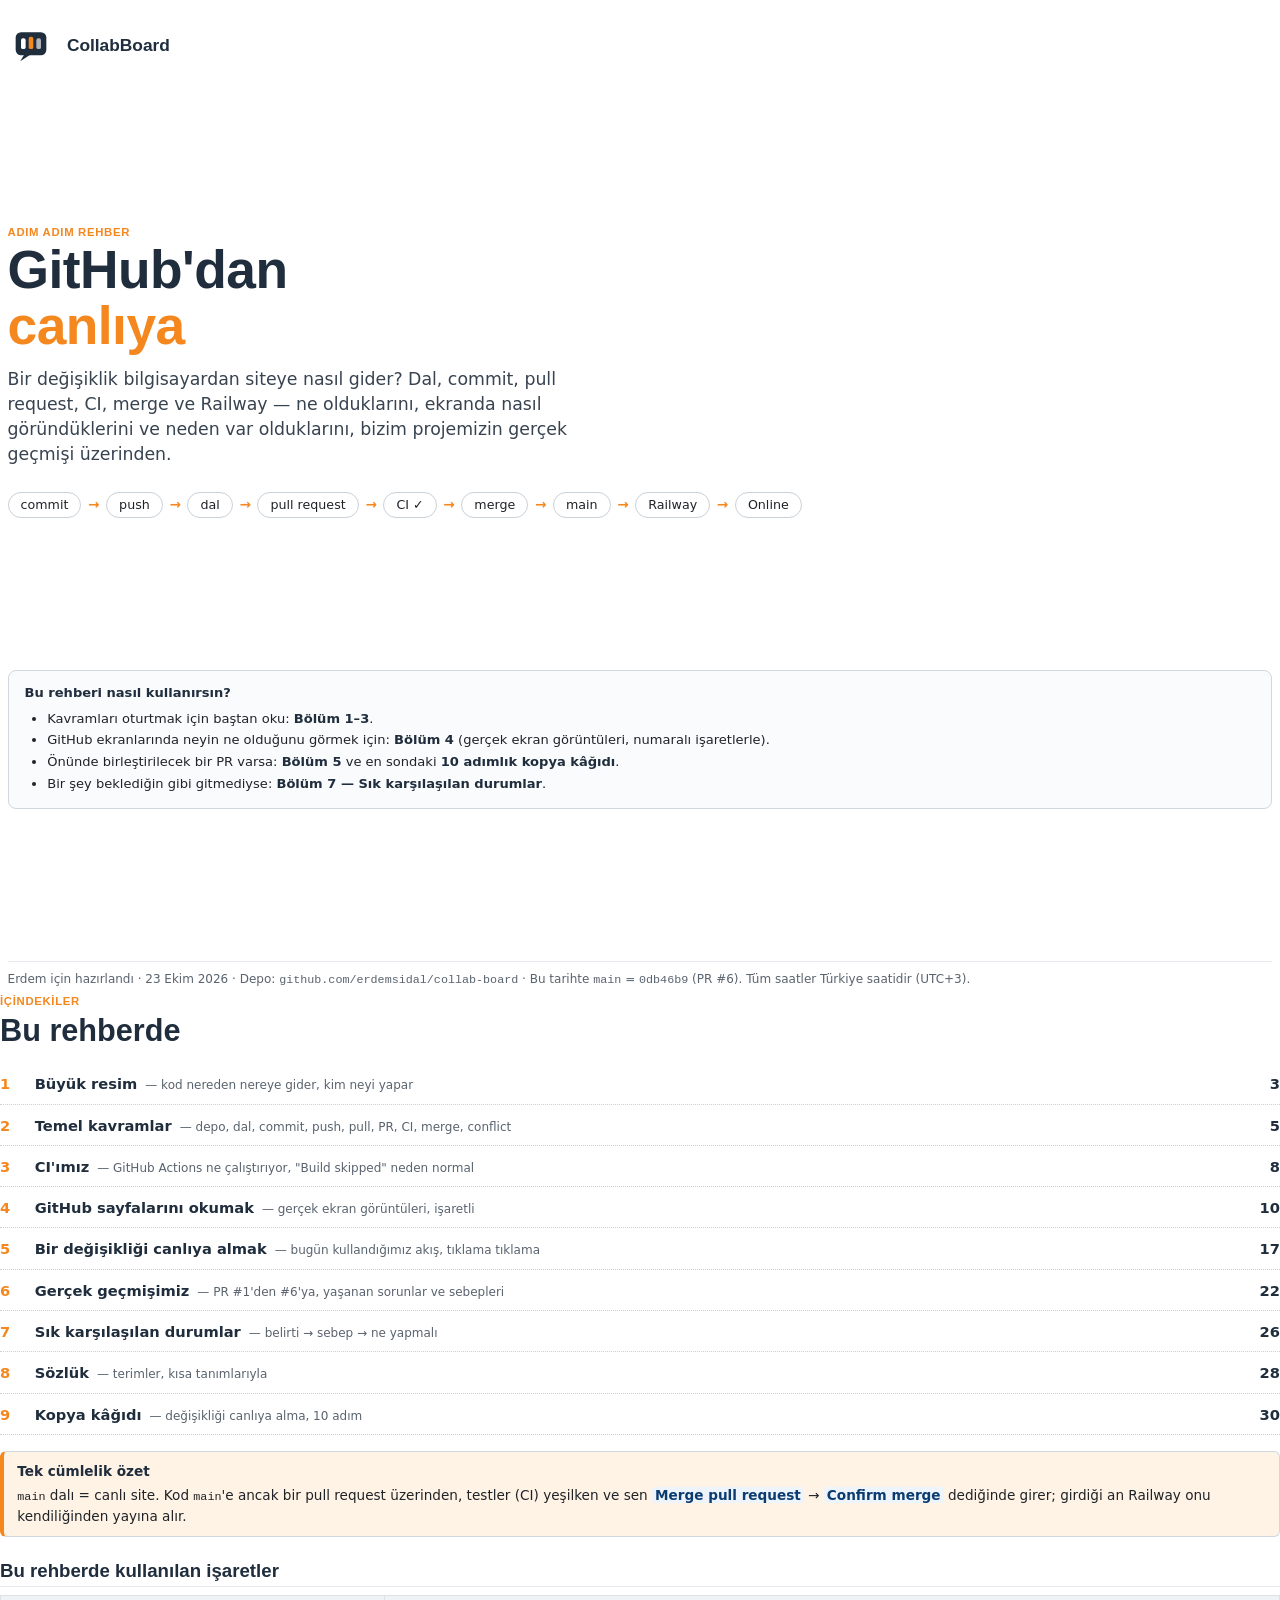
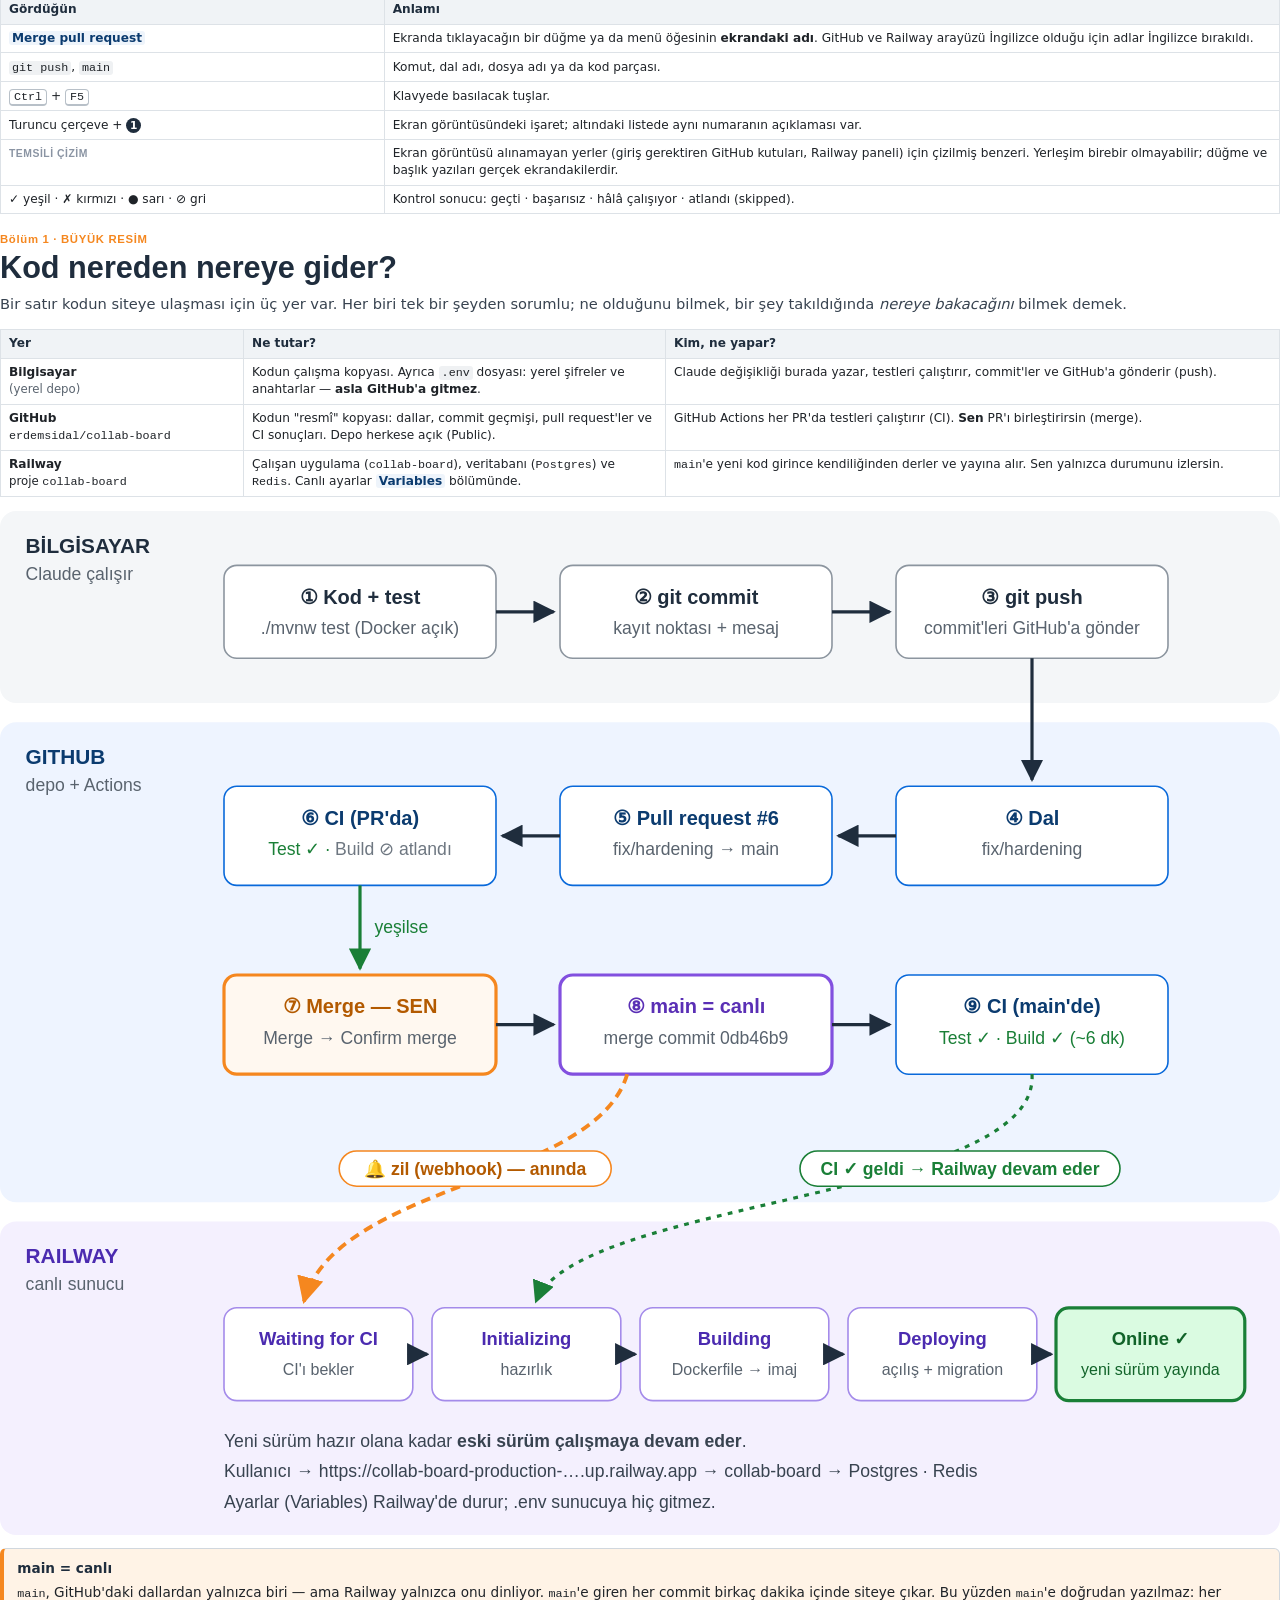
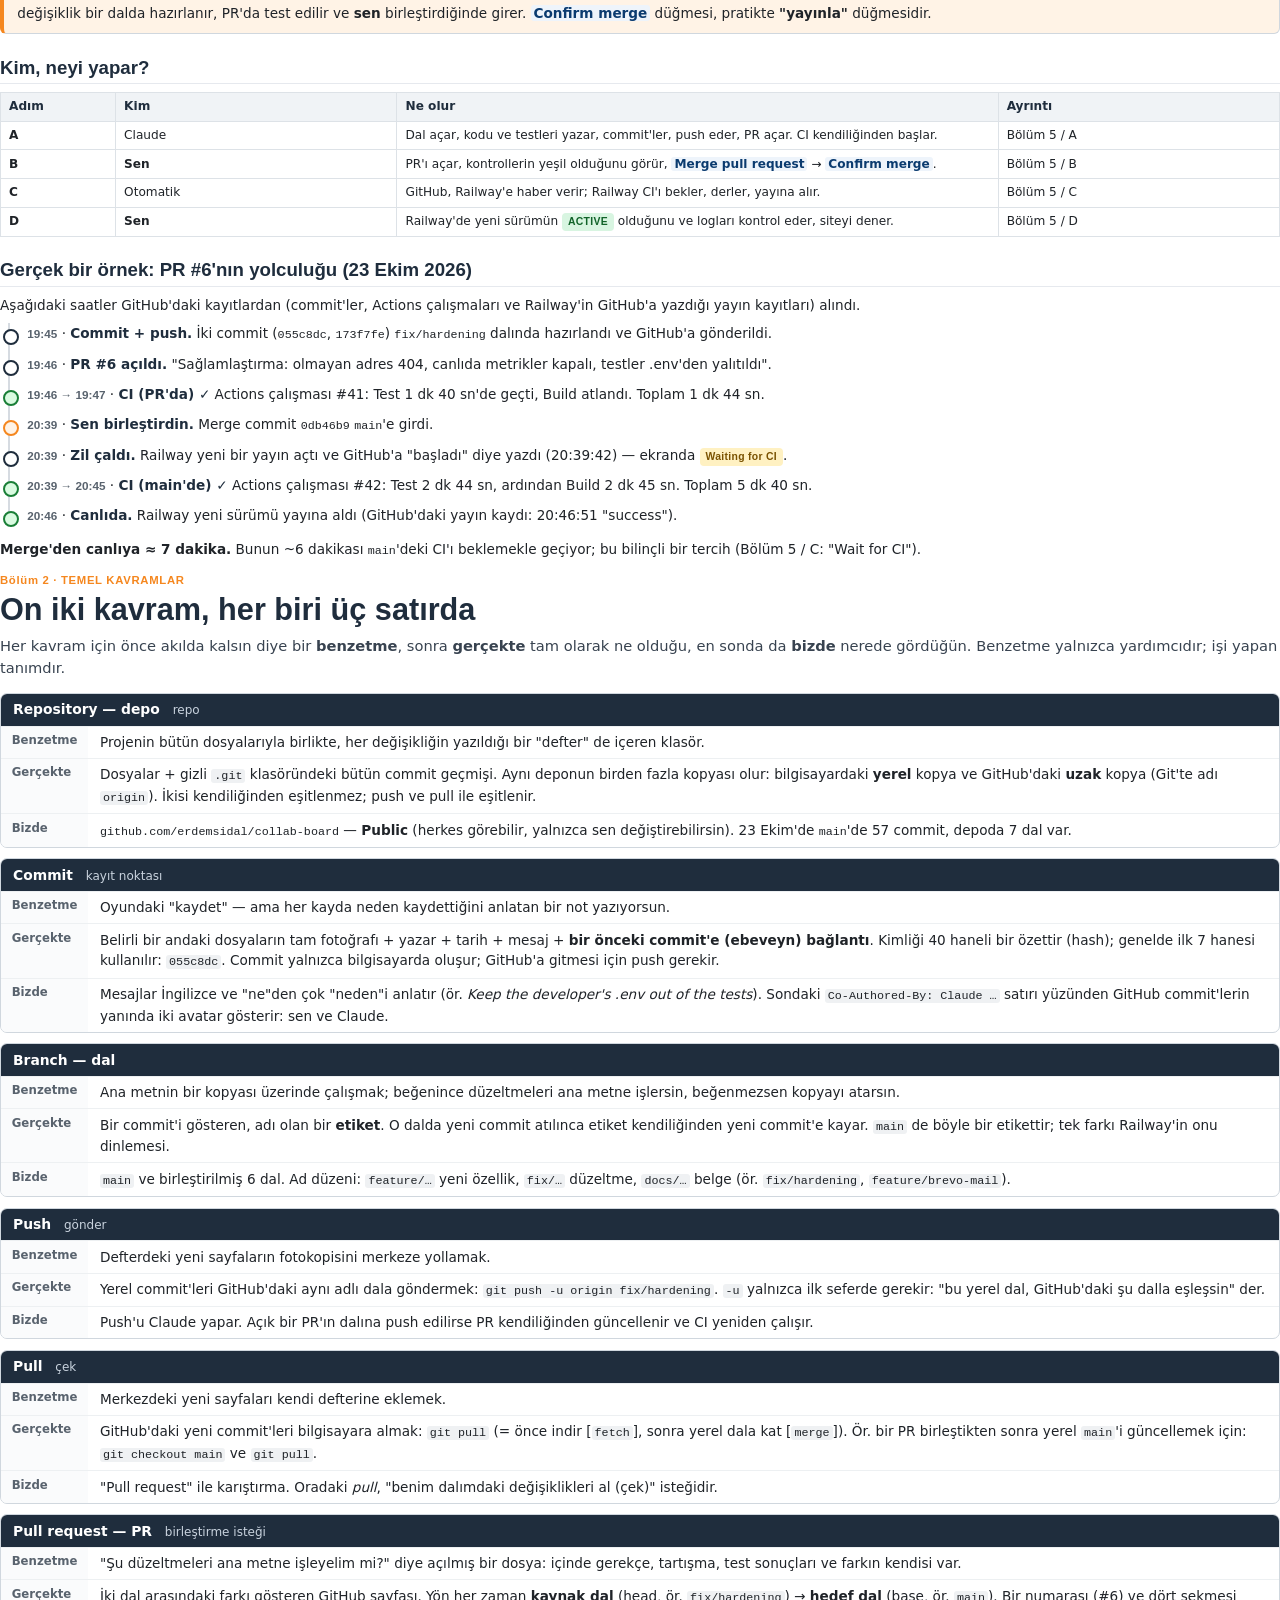
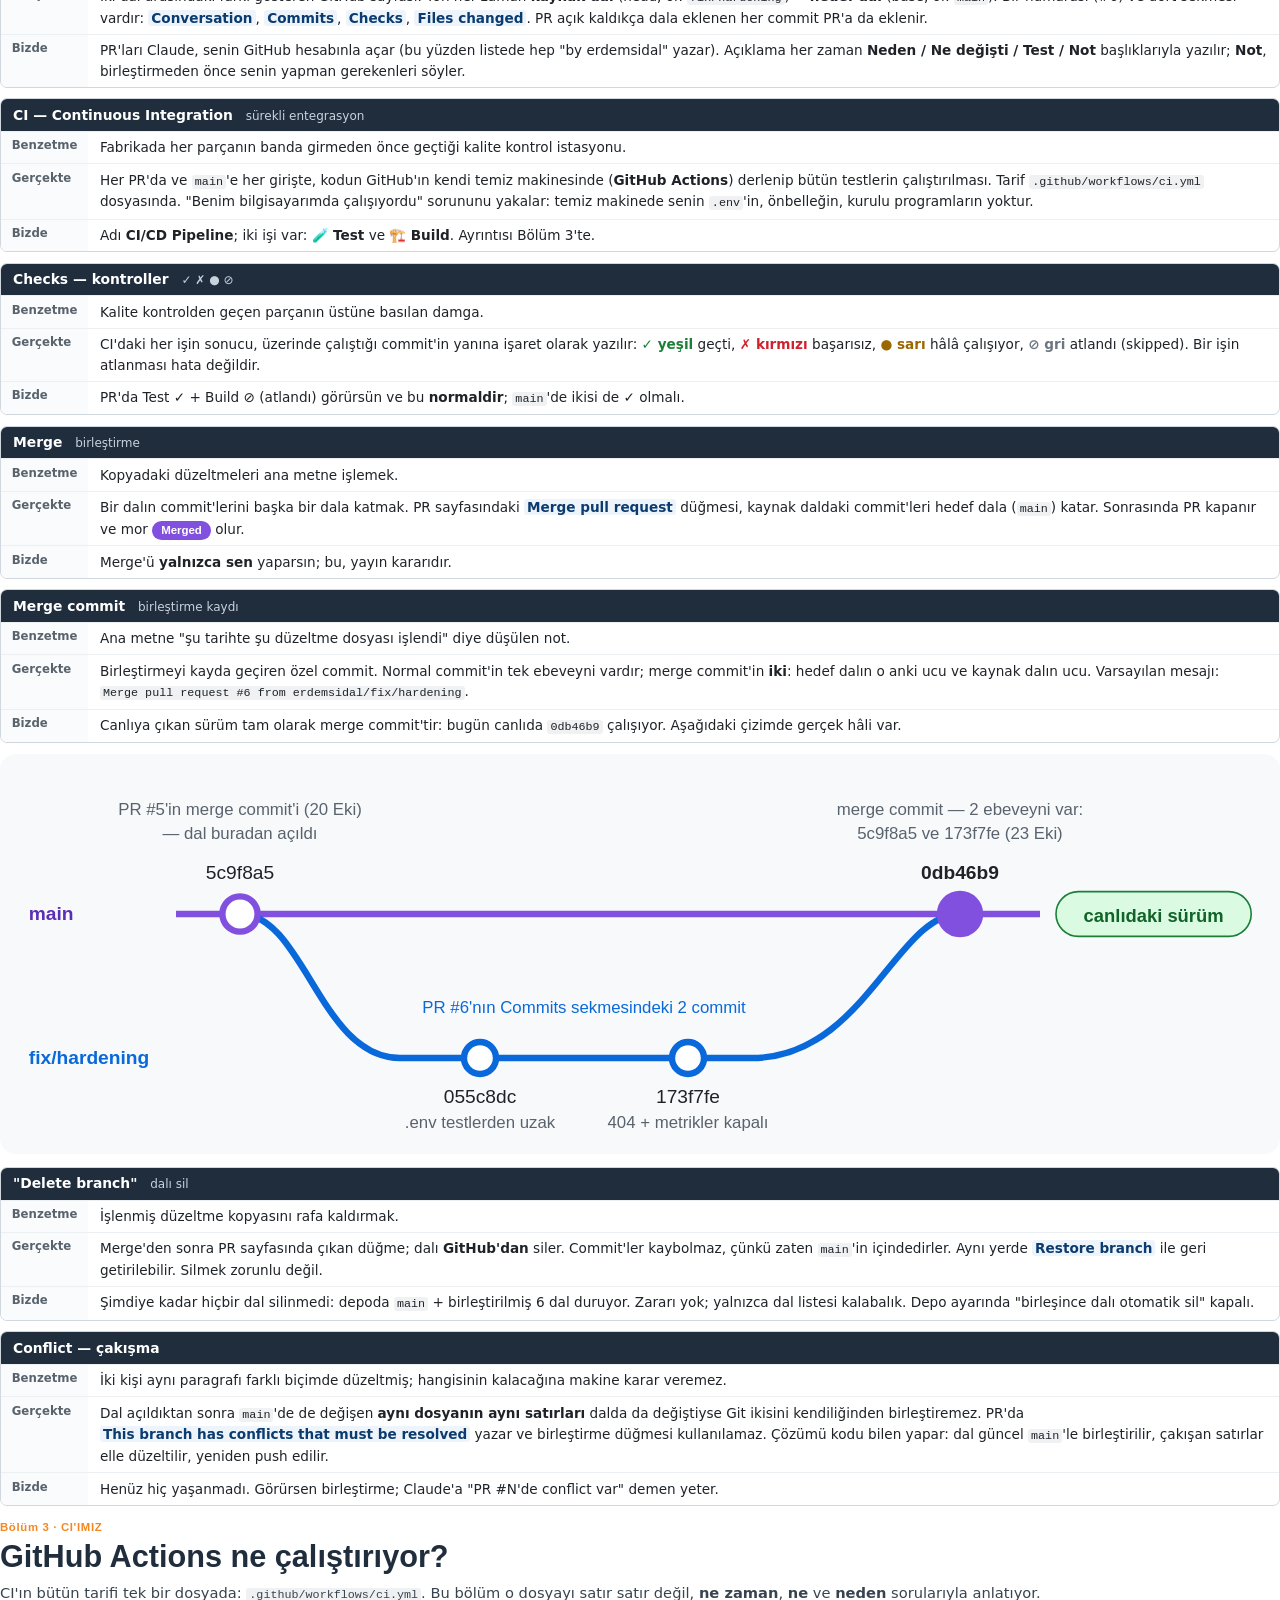
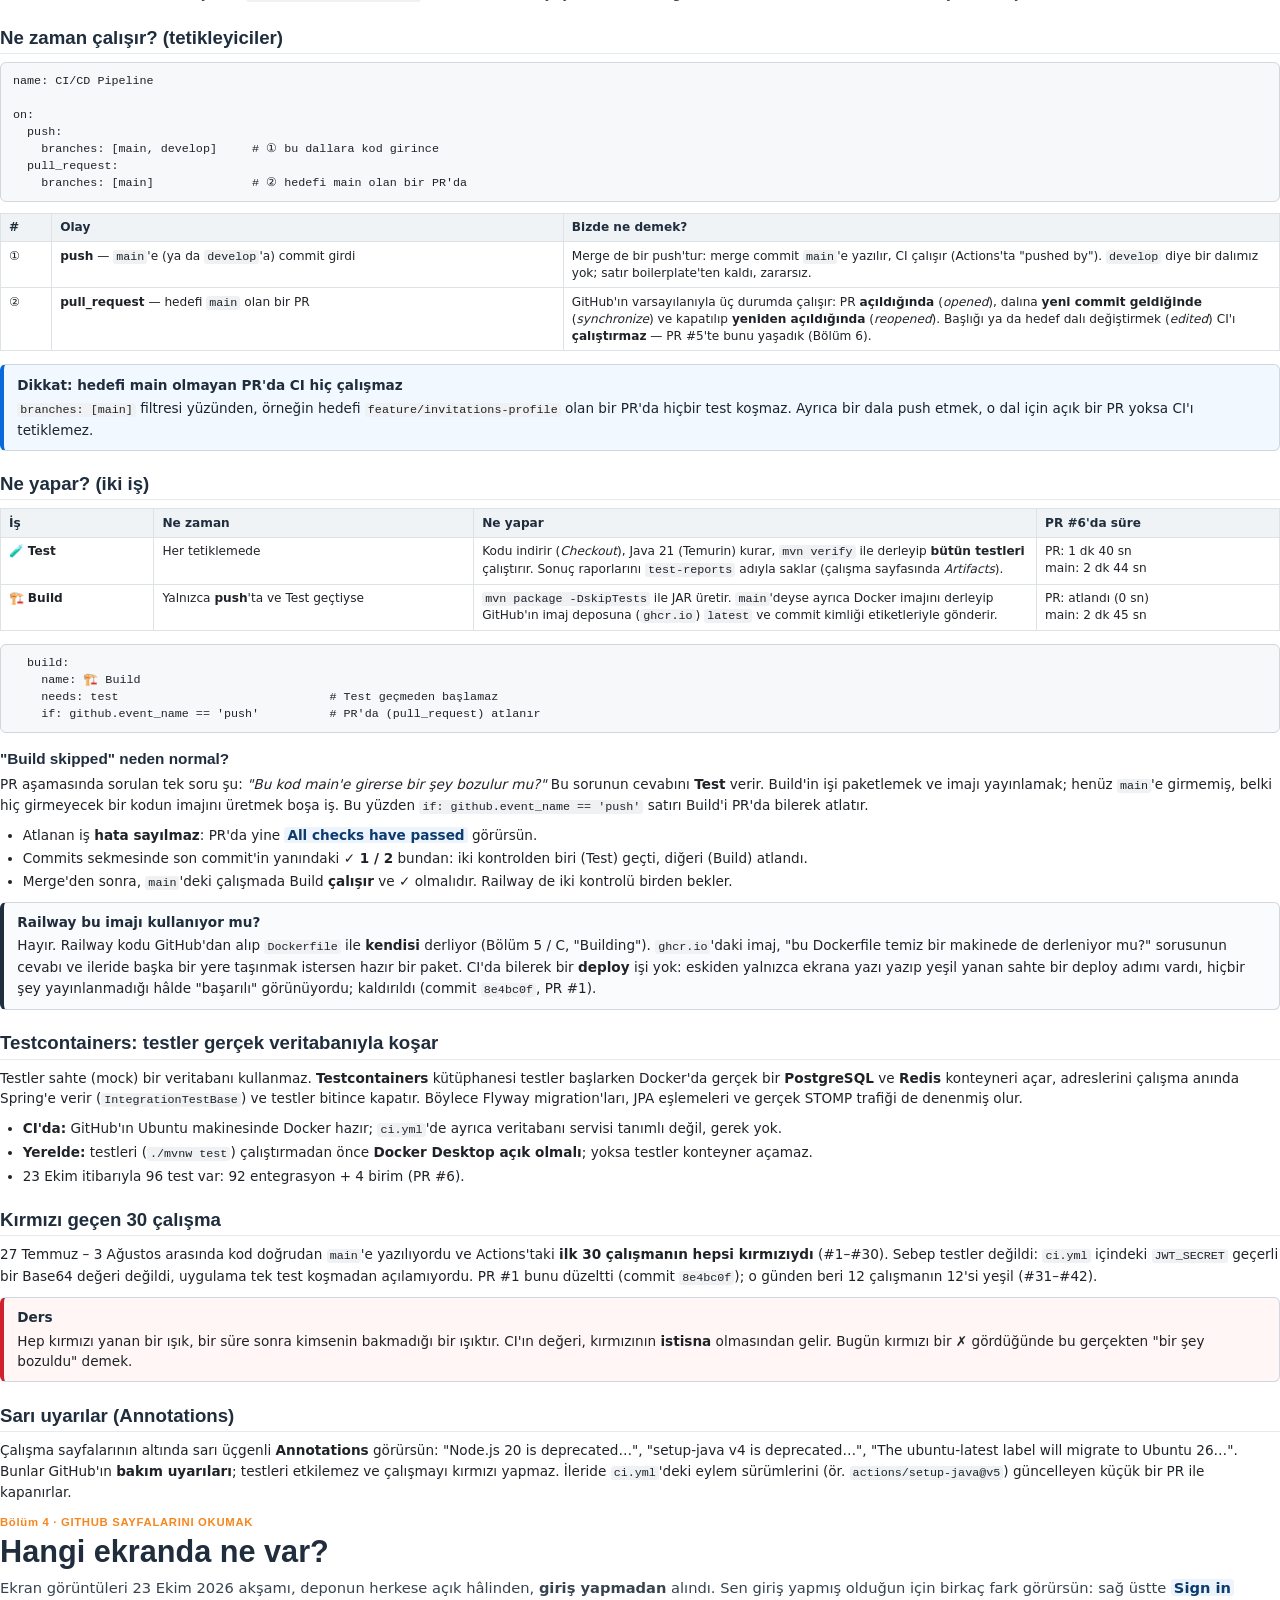
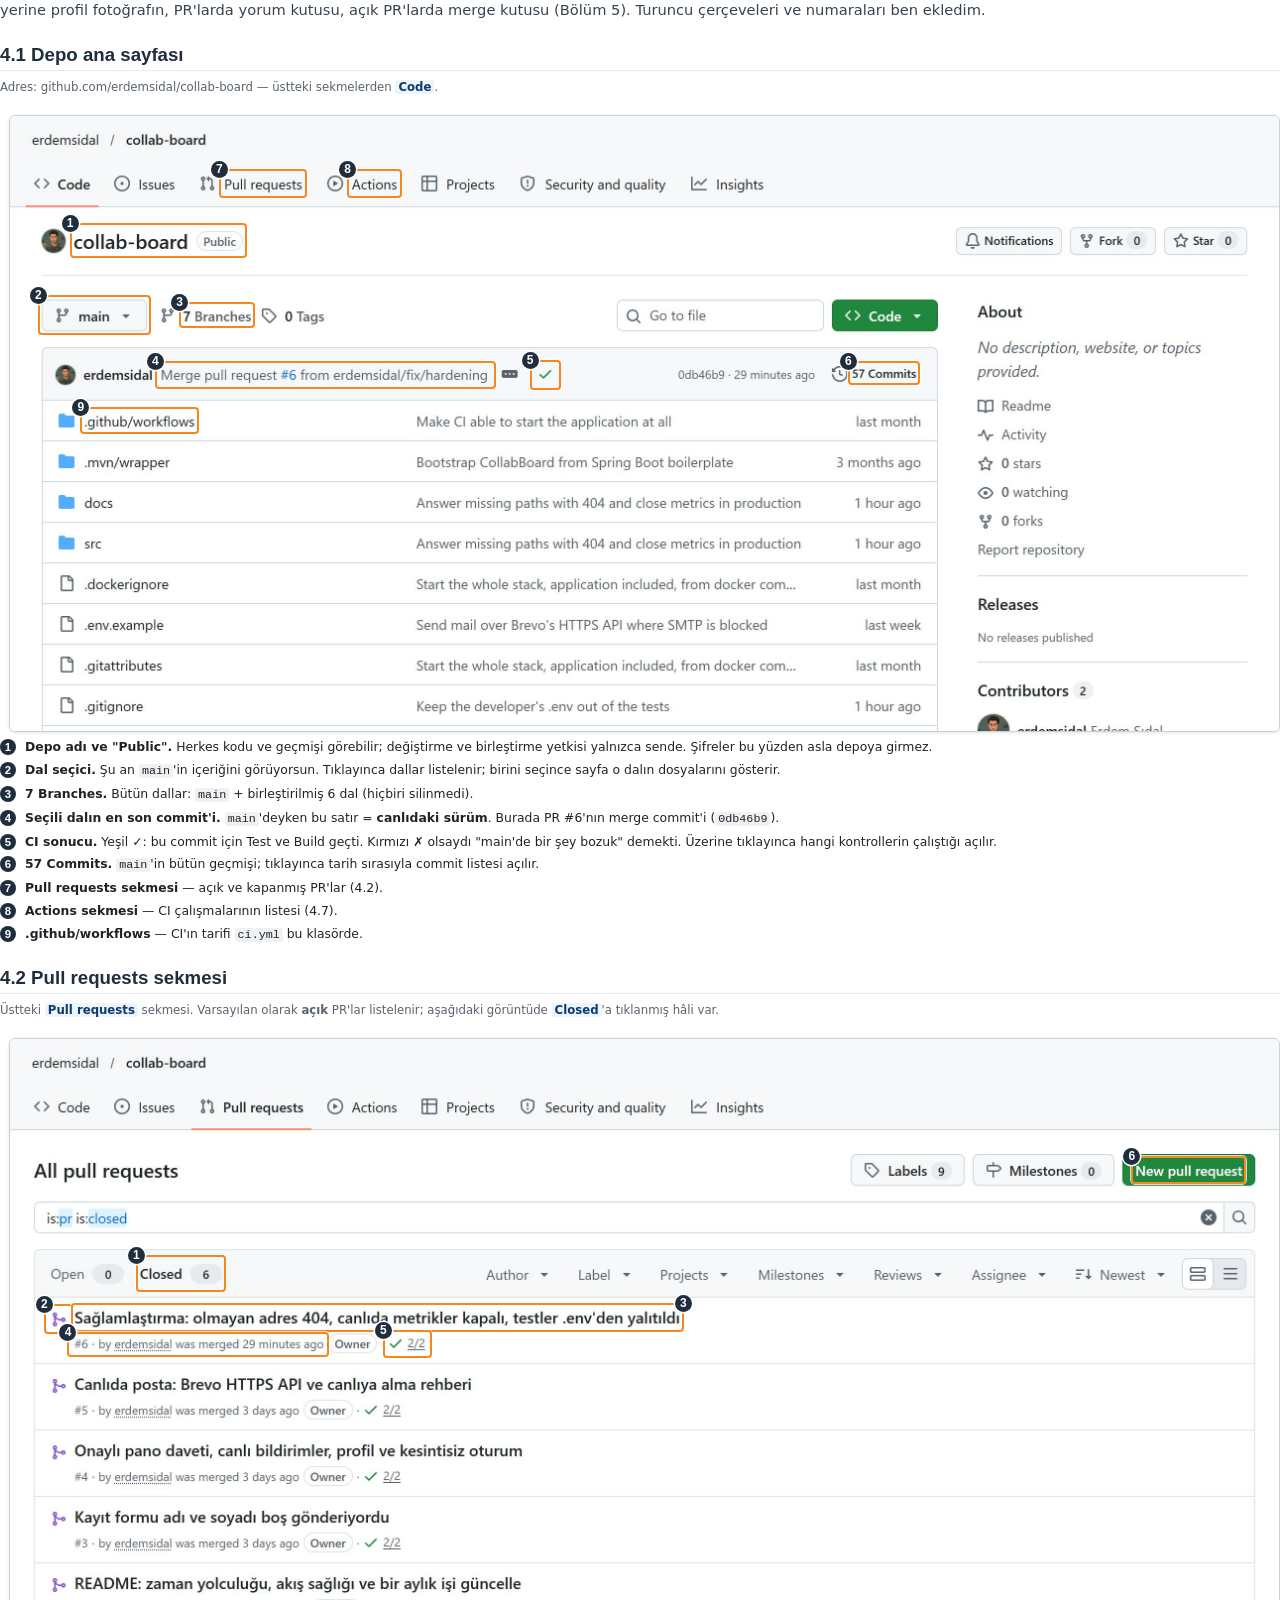
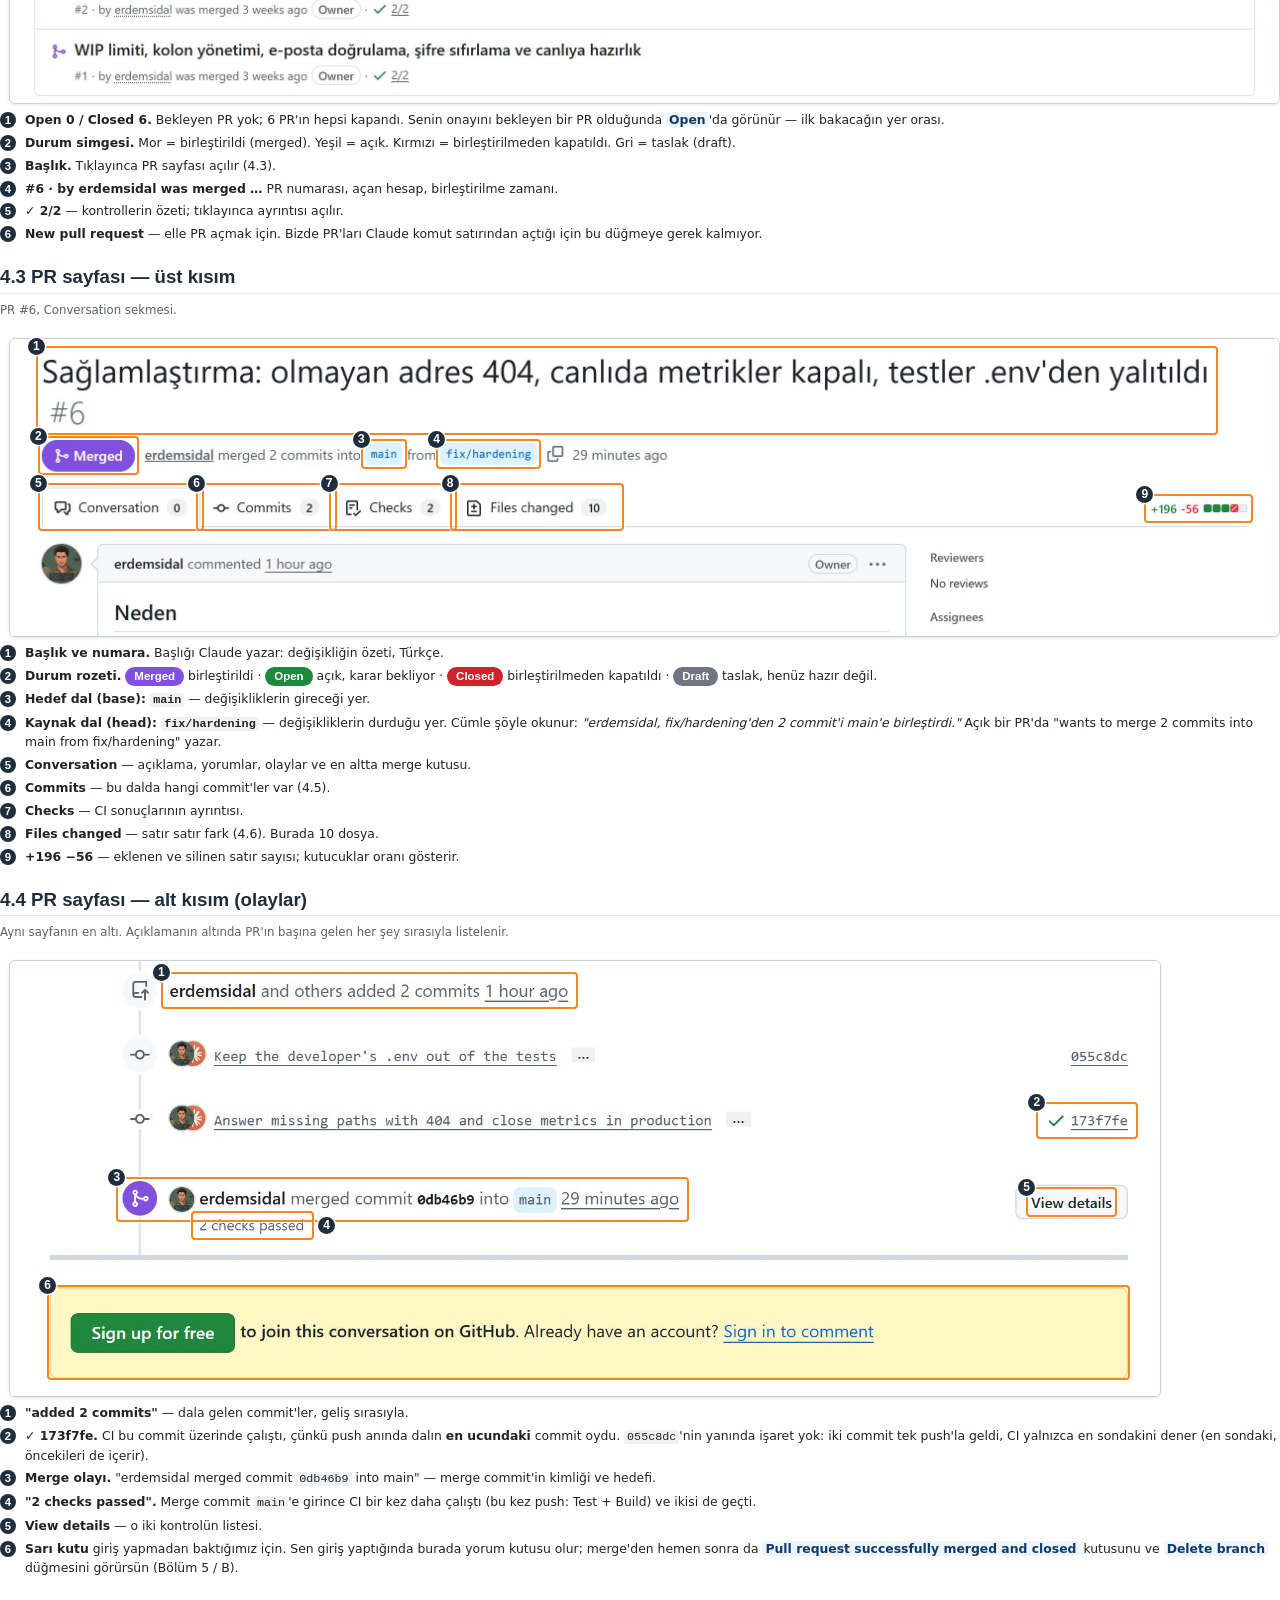
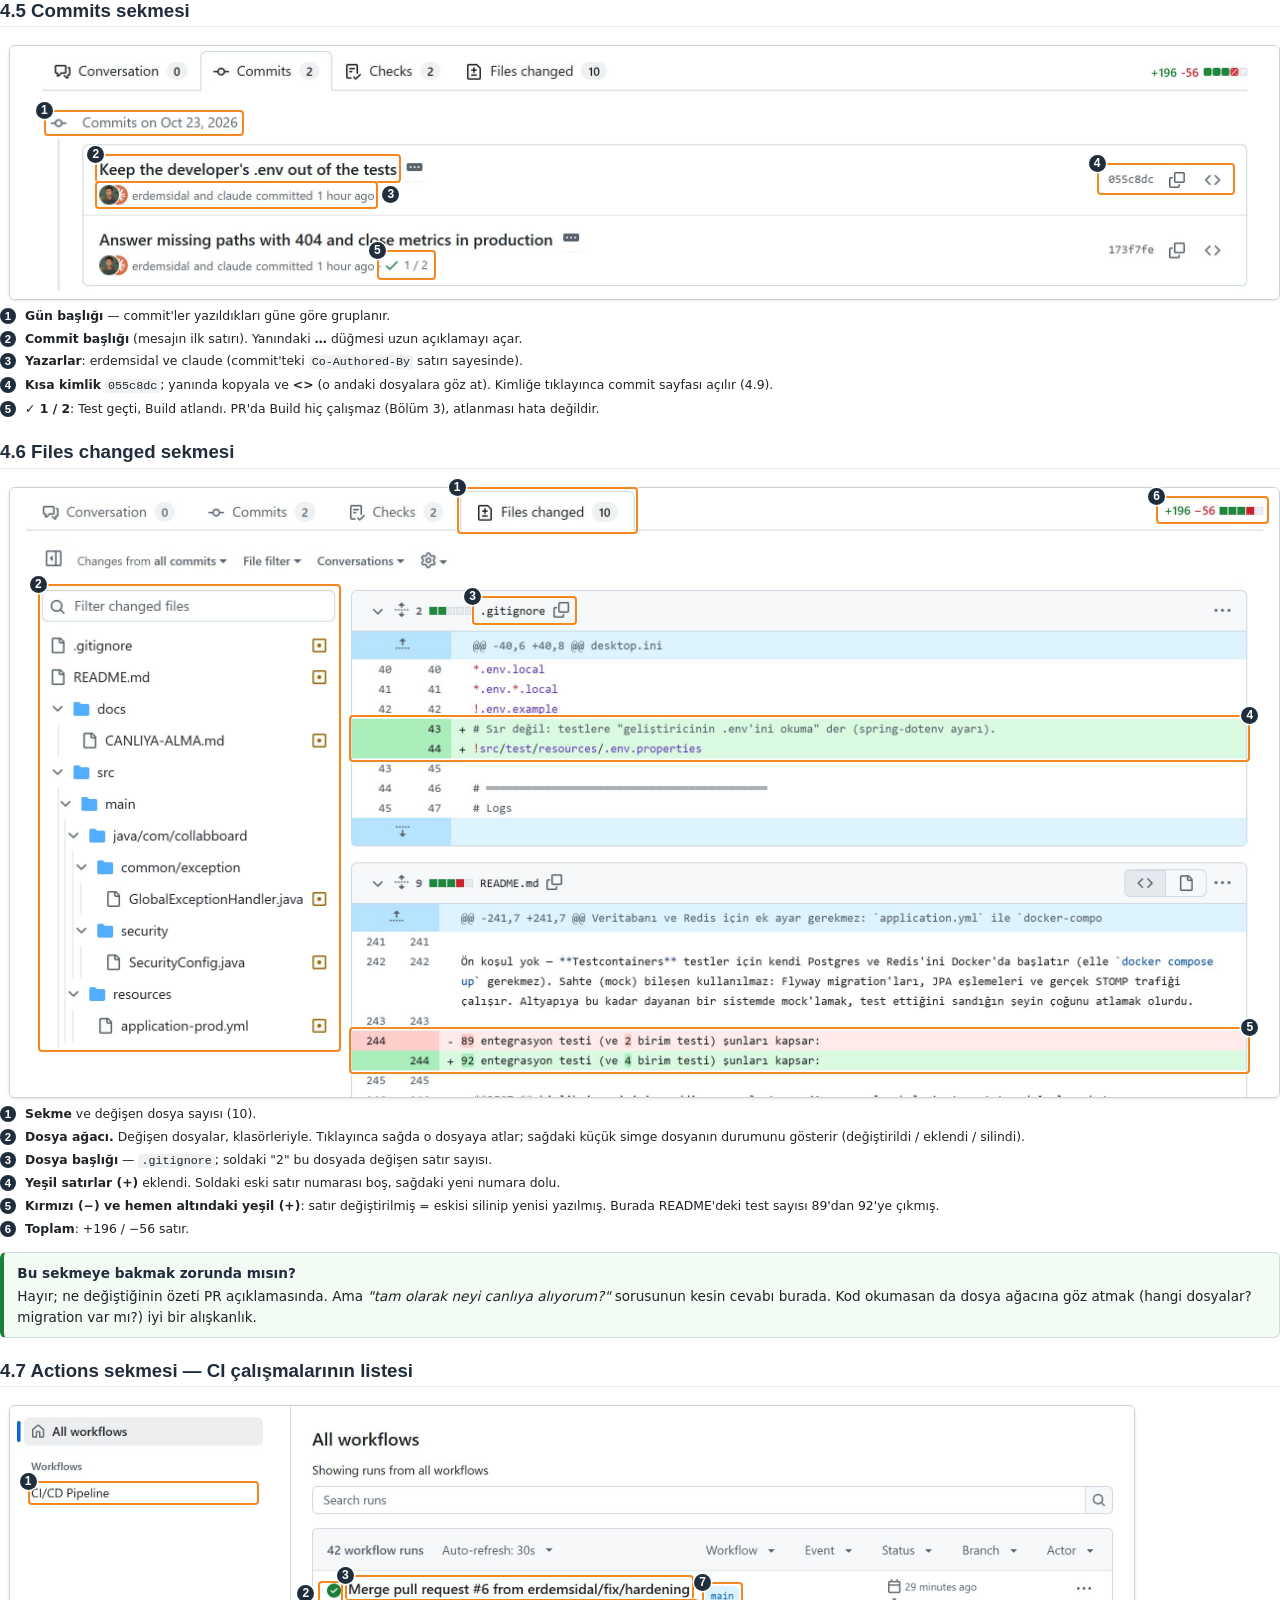
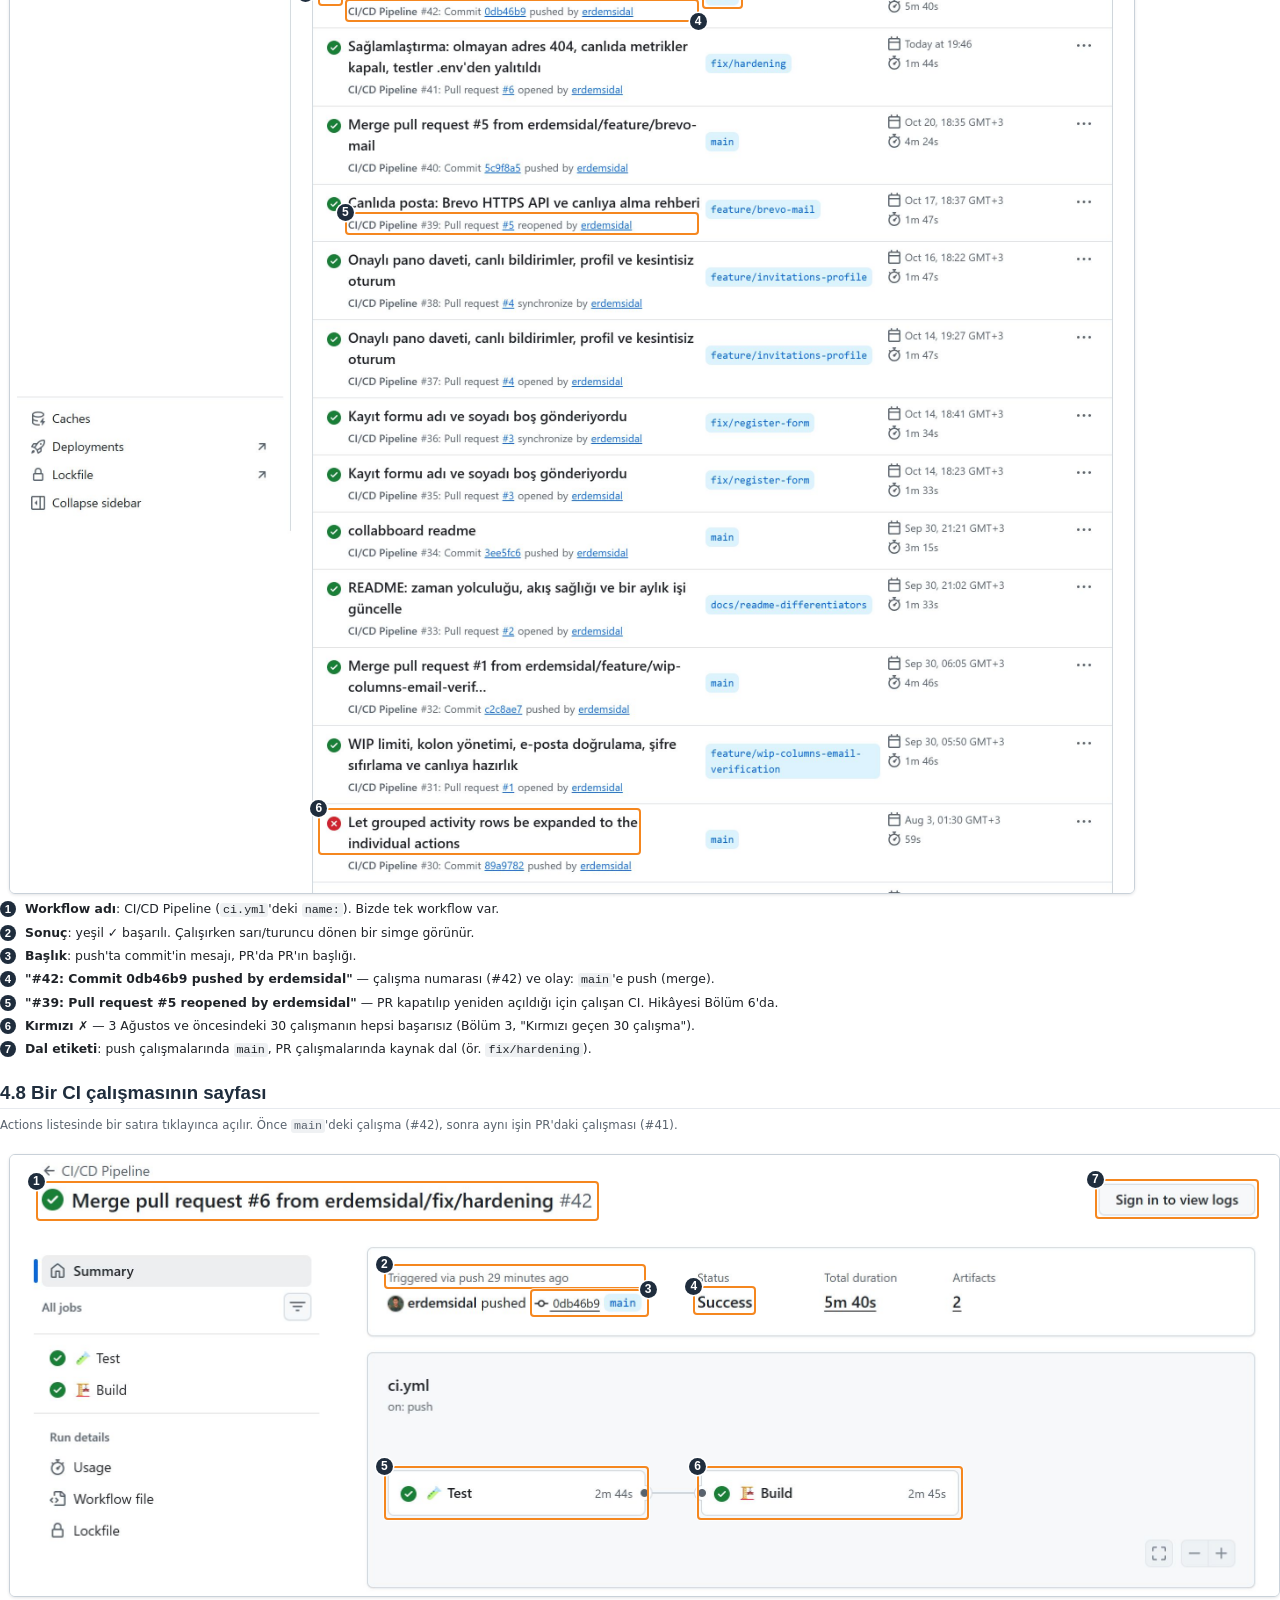
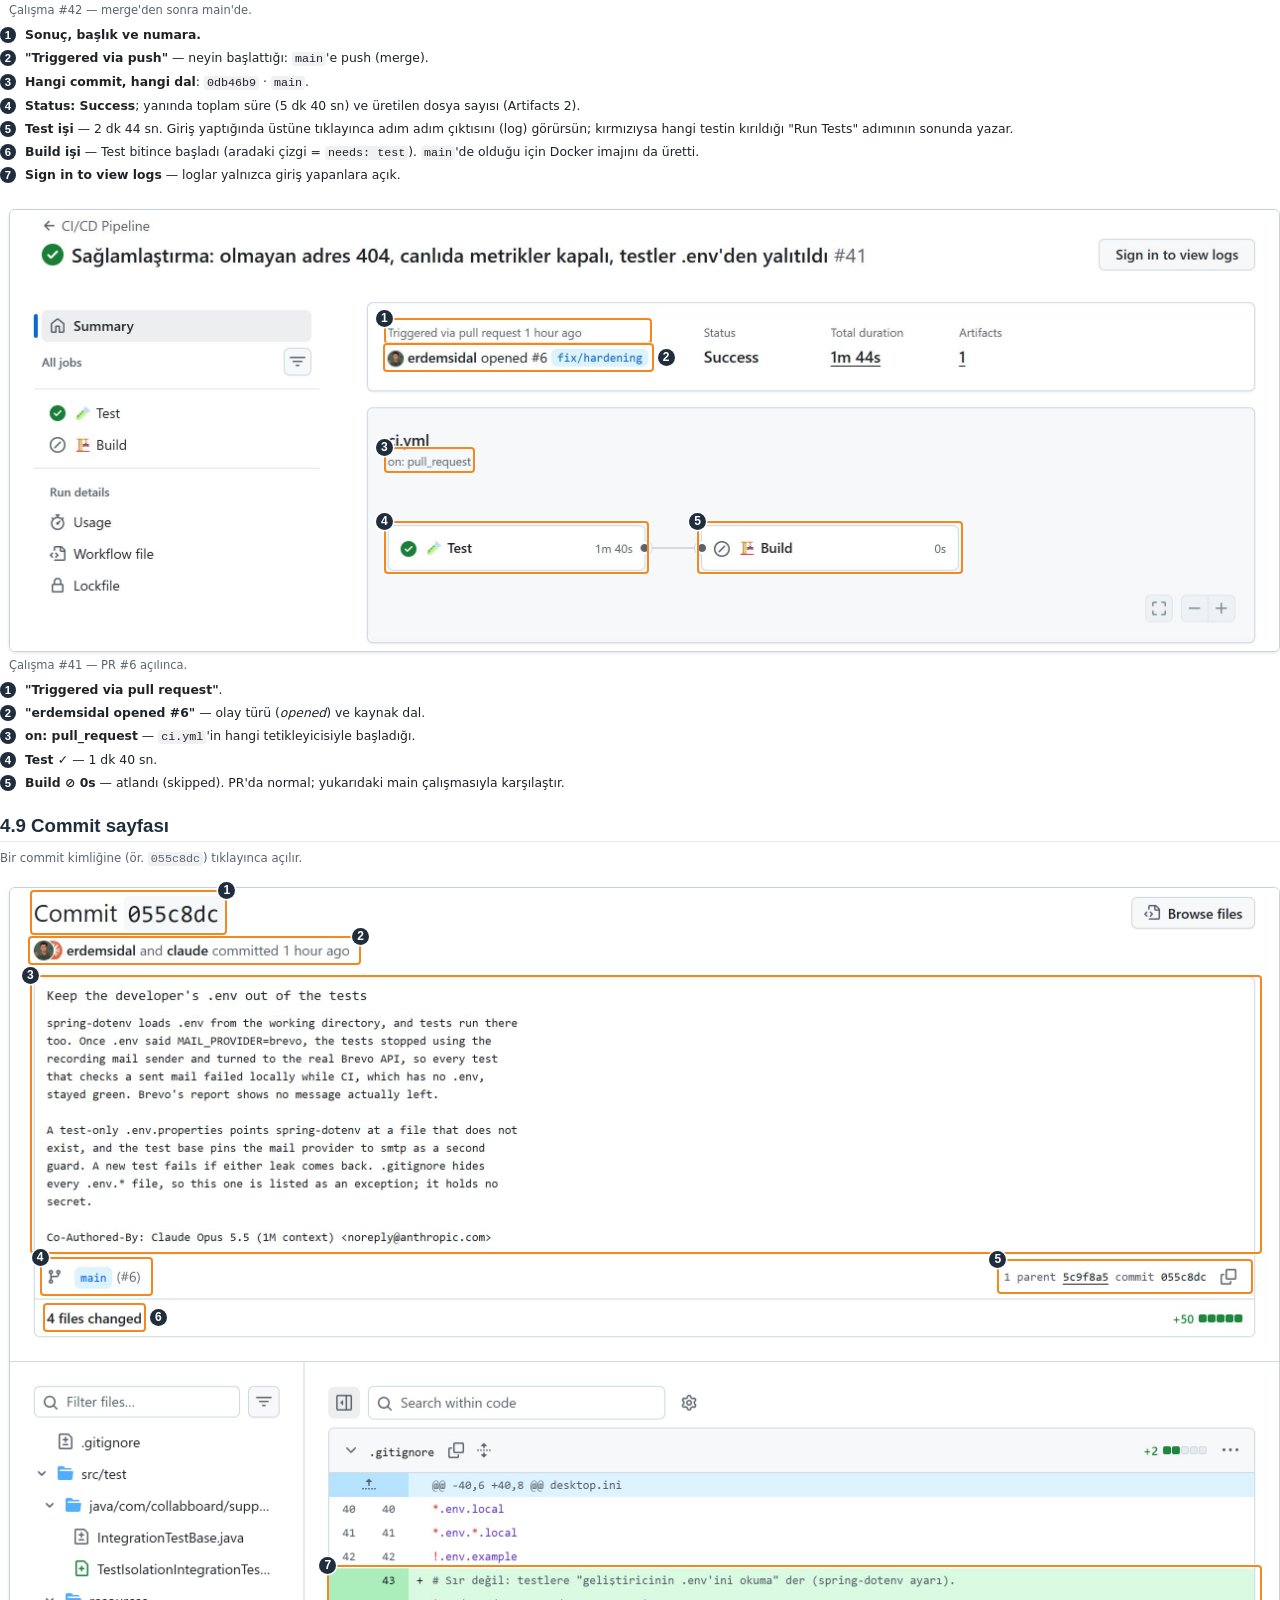
<file: docs/rehber/github-ve-canliya-alma.html>
<!doctype html>
<html lang="tr">
<head>
<meta charset="utf-8">
<meta name="viewport" content="width=device-width, initial-scale=1">
<title>GitHub'dan Canlıya — CollabBoard rehberi</title>
<style>
:root{
  --navy:#1f2d3d; --orange:#f5871f; --orange-soft:#fff3e6; --ink:#1f2328; --muted:#59636e;
  --line:#d0d7de; --soft:#f6f8fa; --green:#1a7f37; --green-soft:#dafbe1; --red:#cf222e; --red-soft:#ffebe9;
  --purple:#8250df; --purple-soft:#fbefff; --blue:#0969da; --blue-soft:#ddf4ff; --yellow:#9a6700; --yellow-soft:#fff8c5;
}
@page{
  size:A4; margin:16mm 15mm 17mm 15mm;
  @bottom-center{content:counter(page); font:8.5pt "Segoe UI",sans-serif; color:#8a94a3;}
  @top-right{content:"CollabBoard · GitHub'dan canlıya"; font:8pt "Segoe UI",sans-serif; color:#a0a8b4;}
}
@page :first{ @bottom-center{content:none} @top-right{content:none} }
*{box-sizing:border-box}
html{-webkit-print-color-adjust:exact; print-color-adjust:exact}
body{margin:0; background:#fff; color:var(--ink); font:10.2pt/1.52 "Segoe UI",system-ui,sans-serif; hyphens:manual}
h1,h2,h3,h4{font-family:"Segoe UI Semibold","Segoe UI",sans-serif; color:var(--navy); line-height:1.25; margin:0}
h1{font-size:23pt; font-weight:600}
h2{font-size:14pt; font-weight:600; margin:16pt 0 6pt; padding-bottom:3pt; border-bottom:1.5px solid #e6e9ee; break-after:avoid}
h3{font-size:11.5pt; font-weight:600; margin:12pt 0 4pt; break-after:avoid}
h4{font-size:10.4pt; font-weight:600; margin:9pt 0 3pt; break-after:avoid}
p{margin:0 0 6pt}
ul,ol{margin:0 0 6pt; padding-left:17pt}
li{margin:1.5pt 0}
a{color:var(--blue); text-decoration:none}
code,kbd,.mono{font-family:"Cascadia Mono",Consolas,monospace; font-size:8.8pt}
code{background:#eff1f3; border-radius:3px; padding:0 3px; white-space:nowrap}
pre{font-family:"Cascadia Mono",Consolas,monospace; font-size:8.6pt; line-height:1.45; background:#f6f8fa; border:1px solid var(--line); border-radius:6px; padding:7pt 9pt; margin:4pt 0 8pt; white-space:pre-wrap; break-inside:avoid}
pre code{background:none; padding:0; white-space:pre-wrap}
kbd{border:1px solid #b8c0c8; border-bottom-width:2px; border-radius:4px; padding:0 4px; background:#fff; white-space:nowrap}
b,strong{font-weight:600}
.ui{font-weight:600; color:#0b3b6f; background:#eef4fb; border-radius:3px; padding:0 3px; white-space:nowrap}
.muted{color:var(--muted)}
.small{font-size:8.8pt}
.nowrap{white-space:nowrap}

/* bölümler */
.chapter{break-before:page}
.kicker{display:inline-block; font:600 8.5pt "Segoe UI",sans-serif; letter-spacing:.06em; color:var(--orange); margin-bottom:2pt}
.chapter > h1{margin-bottom:5pt}
.lead{font-size:11pt; color:#384350; margin:4pt 0 10pt}
.keep{break-inside:avoid}

/* kutular */
.box{border:1px solid var(--line); border-left:4px solid var(--navy); border-radius:6px; padding:7pt 10pt; margin:7pt 0 9pt; background:#fafbfc; break-inside:avoid}
.box > :last-child{margin-bottom:0}
.box .t{font-weight:600; color:var(--navy); display:block; margin-bottom:2pt}
.box.tip{border-left-color:var(--green); background:#f3fbf5}
.box.warn{border-left-color:var(--red); background:#fff6f5}
.box.key{border-left-color:var(--orange); background:var(--orange-soft)}
.box.info{border-left-color:var(--blue); background:#f2f8ff}

/* tablolar */
table{width:100%; border-collapse:collapse; margin:5pt 0 10pt; font-size:9.1pt; line-height:1.4}
th,td{border:1px solid #dde2e7; padding:4pt 6pt; vertical-align:top; text-align:left}
th{background:#f0f3f6; color:var(--navy); font-weight:600}
thead{display:table-header-group}
tr{break-inside:avoid}
td code{white-space:normal}

/* kavram kartları */
.concept{border:1px solid var(--line); border-radius:7px; margin:0 0 8pt; break-inside:avoid; overflow:hidden}
.concept .hd{background:var(--navy); color:#fff; padding:4pt 9pt; font-weight:600; font-size:10.4pt}
.concept .hd span{font-weight:400; color:#c9d3de; font-size:9pt; margin-left:6pt}
.concept dl{margin:0; display:grid; grid-template-columns:23mm 1fr}
.concept dt{padding:4pt 8pt; font-weight:600; color:var(--muted); font-size:8.8pt; border-top:1px solid #edf0f2; background:#fafbfc}
.concept dd{margin:0; padding:4pt 9pt; border-top:1px solid #edf0f2}

/* adımlar */
ol.steps{list-style:none; padding:0; margin:4pt 0 9pt; counter-reset:s}
ol.steps > li{counter-increment:s; position:relative; padding:0 0 0 27pt; margin:0 0 7pt; break-inside:avoid}
ol.steps > li::before{content:counter(s); position:absolute; left:0; top:0; width:18pt; height:18pt; border-radius:50%; background:var(--orange); color:#fff; font:700 9.5pt/18pt "Segoe UI",sans-serif; text-align:center}
ol.steps > li .see{display:block; color:#384350; font-size:9.3pt; margin-top:1.5pt}
ol.steps > li .see::before{content:"Ekranda: "; font-weight:600; color:var(--green)}
ol.steps > li .why{display:block; color:#384350; font-size:9.3pt; margin-top:1.5pt}
ol.steps > li .why::before{content:"Neden: "; font-weight:600; color:var(--blue)}

/* ekran görüntüleri */
figure{margin:4pt 0 4pt; padding-top:10px; break-inside:avoid}
.frame{position:relative; margin:0 0 0 9px; border:1px solid #c9d1d9; border-radius:6px; box-shadow:0 1px 3px rgba(31,45,61,.12)}
.frame img{display:block; width:100%; border-radius:5px}
.mark{position:absolute; border:2px solid var(--orange); border-radius:4px; box-shadow:0 0 0 1px rgba(255,255,255,.75)}
.mark b{position:absolute; left:-10px; top:-10px; right:auto; bottom:auto; width:17px; height:17px; border-radius:50%; background:var(--navy); color:#fff; font:700 9pt/17px "Segoe UI",sans-serif; text-align:center; box-shadow:0 0 0 1.5px #fff}
.mark b.tr{left:auto; right:-10px} .mark b.bl{top:auto; bottom:-10px} .mark b.br{left:auto; right:-10px; top:auto; bottom:-10px}
.mark b.l{left:-23px; top:50%; margin-top:-8.5px} .mark b.r{left:auto; right:-23px; top:50%; margin-top:-8.5px}
p.small.muted{break-after:avoid}
figcaption{font-size:8.6pt; color:var(--muted); margin:4pt 0 0 9px}
ol.legend{list-style:none; padding:0; margin:5pt 0 10pt; font-size:9.3pt}
ol.legend li{display:grid; grid-template-columns:20px 1fr; gap:5px; margin:0 0 3pt; break-inside:avoid}
ol.legend li > b{display:inline-block; width:16px; height:16px; border-radius:50%; background:var(--navy); color:#fff; font:700 8.5pt/16px "Segoe UI",sans-serif; text-align:center; margin-top:1px}
.w80{width:80%} .w70{width:70%} .w75{width:75%} .w88{width:88%} .w90{width:90%}

/* GitHub benzeri temsili çizimler */
.mock-label{font:600 7.8pt "Segoe UI",sans-serif; letter-spacing:.05em; color:#8a94a3; margin:8pt 0 2pt}
.gh{border:1px solid var(--line); border-radius:6px; background:#fff; font:9.4pt/1.4 "Segoe UI",sans-serif; break-inside:avoid; margin:0 0 4pt}
.gh .row{display:grid; grid-template-columns:26px 1fr auto; gap:8px; align-items:start; padding:8px 11px; border-bottom:1px solid #e6e9ec}
.gh .row:last-child{border-bottom:0}
.gh .ico{width:22px; height:22px; border-radius:50%; color:#fff; font:700 11px/22px "Segoe UI",sans-serif; text-align:center}
.ico.g{background:var(--green)} .ico.r{background:var(--red)} .ico.y{background:#bf8700} .ico.p{background:var(--purple)} .ico.gr{background:#6e7781}
.gh .ttl{font-weight:600}
.gh .sub{color:var(--muted); font-size:8.6pt}
.gh .chk{font-size:8.6pt; color:#384350; margin-top:3px}
.gh .chk div{padding:1.5px 0}
.gh .btns{padding:9px 11px; background:#f6f8fa; border-top:1px solid #e6e9ec; border-radius:0 0 6px 6px; display:flex; gap:8px; align-items:center; flex-wrap:wrap}
.btn{display:inline-block; border-radius:6px; padding:3px 11px; font:600 9pt/1.6 "Segoe UI",sans-serif; border:1px solid rgba(31,35,40,.15); background:#f6f8fa; color:#24292f; white-space:nowrap}
.btn.green{background:#1f883d; color:#fff}
.btn.purple{background:var(--purple); color:#fff}
.btn.dis{opacity:.45}
.btn .caret{border-left:1px solid rgba(255,255,255,.35); margin-left:8px; padding-left:7px}
.inp{border:1px solid var(--line); border-radius:6px; padding:3px 7px; font-size:9pt; background:#fff; margin:3px 0}
.pill{display:inline-block; border-radius:2em; padding:1px 9px; font:600 8.6pt/1.5 "Segoe UI",sans-serif; color:#fff; white-space:nowrap}
.pill.merged{background:var(--purple)} .pill.open{background:#1f883d} .pill.closed{background:var(--red)} .pill.draft{background:#6e7781}
.mock-note{font-size:8.5pt; color:var(--muted); margin:0 0 9pt}

/* Railway temsili */
.rw{border:1px solid #d9d2ef; border-radius:8px; background:#fbfaff; padding:8px 10px; break-inside:avoid; font-size:9pt}
.rw .dep{display:grid; grid-template-columns:auto 1fr auto; gap:8px; align-items:center; background:#fff; border:1px solid #e4def5; border-radius:6px; padding:6px 8px; margin:4px 0}
.badge{display:inline-block; border-radius:4px; padding:0 6px; font:700 7.8pt/1.7 "Segoe UI",sans-serif; letter-spacing:.03em}
.badge.active{background:#d8f5e1; color:#116329} .badge.removed{background:#eceef1; color:#59636e} .badge.wait{background:#fff1c2; color:#7a5200} .badge.build{background:#e5ddff; color:#4b2bb0}

/* zaman çizelgesi */
.tl{border-left:2px solid #d6dbe1; margin:6pt 0 10pt 6pt; padding-left:13pt}
.tl .ev{position:relative; margin:0 0 7pt; break-inside:avoid}
.tl .ev::before{content:""; position:absolute; left:-18.5pt; top:4pt; width:9pt; height:9pt; border-radius:50%; background:#fff; border:2px solid var(--navy)}
.tl .ev.g::before{border-color:var(--green); background:var(--green-soft)}
.tl .ev.r::before{border-color:var(--red); background:var(--red-soft)}
.tl .ev.p::before{border-color:var(--purple); background:var(--purple-soft)}
.tl .ev.o::before{border-color:var(--orange); background:var(--orange-soft)}
.tl .when{font:600 8.8pt "Segoe UI",sans-serif; color:var(--muted)}
.tl .what{font-weight:600; color:var(--navy)}

/* kapak */
.cover{height:262mm; display:flex; flex-direction:column; justify-content:space-between; padding:6mm 2mm 0}
.cover .top{display:flex; align-items:center; gap:10pt}
.cover .brand{font:600 13pt "Segoe UI",sans-serif; color:var(--navy)}
.cover h1{font-size:40pt; line-height:1.05; letter-spacing:-.01em; margin:0 0 10pt}
.cover h1 span{color:var(--orange)}
.cover .sub{font-size:13pt; color:#384350; max-width:150mm; line-height:1.45}
.cover .flowline{display:flex; flex-wrap:wrap; gap:5pt; margin:18pt 0 0; align-items:center}
.cover .flowline span.s{border:1px solid #c9d1d9; border-radius:20px; padding:2pt 9pt; font-size:9.5pt; background:#fff}
.cover .flowline span.a{color:var(--orange); font-weight:700}
.cover .how{border:1px solid var(--line); border-radius:8px; padding:9pt 12pt; background:#fafbfc; font-size:9.8pt}
.cover .how b{color:var(--navy)}
.cover .meta{font-size:9pt; color:var(--muted); border-top:1px solid #e6e9ee; padding-top:6pt}

/* içindekiler */
.toc{list-style:none; padding:0; margin:12pt 0}
.toc li{display:flex; align-items:baseline; gap:6pt; padding:6pt 0; border-bottom:1px dotted #c9d1d9; font-size:11pt}
.toc li .n{width:20pt; font-weight:700; color:var(--orange)}
.toc li .ttl{font-weight:600; color:var(--navy)}
.toc li .d{color:var(--muted); font-size:9pt; flex:1}
.toc li .pg{font-weight:600; color:var(--navy); min-width:16pt; text-align:right}

/* kopya kâğıdı */
.cheat ol.steps > li{margin-bottom:5.5pt}
.cheat ol.steps > li::before{background:var(--navy)}
.two{display:grid; grid-template-columns:1fr 1fr; gap:8pt}
.two > div{break-inside:avoid}
svg text{font-family:"Segoe UI",sans-serif}
.diagram{margin:6pt 0 10pt; break-inside:avoid}
.diagram svg{display:block; width:100%; height:auto}
.gloss dt{font-weight:600; color:var(--navy); break-after:avoid; margin-top:5pt}
.gloss dd{margin:0 0 2pt 12pt; break-before:avoid}
.gloss{column-count:2; column-gap:9mm; font-size:9.2pt}
.gloss div{break-inside:avoid}
</style>
</head>
<body>

<!-- ═════════════ KAPAK ═════════════ -->
<section class="cover">
  <div class="top">
    <svg width="46" height="46" viewBox="0 0 240 240" aria-hidden="true"><rect x="40" y="48" width="160" height="120" rx="28" fill="#1f2d3d"/><path d="M84 166 L64 200 L116 166 Z" fill="#1f2d3d"/><rect x="68" y="80" width="24" height="56" rx="10" fill="#ffffff"/><rect x="108" y="72" width="24" height="64" rx="10" fill="#f5871f"/><rect x="148" y="80" width="24" height="56" rx="10" fill="#ffffff" opacity=".65"/></svg>
    <div class="brand">CollabBoard</div>
  </div>
  <div>
    <div class="kicker">ADIM ADIM REHBER</div>
    <h1>GitHub'dan<br><span>canlıya</span></h1>
    <p class="sub">Bir değişiklik bilgisayardan siteye nasıl gider? Dal, commit, pull request, CI, merge ve Railway — ne olduklarını, ekranda nasıl göründüklerini ve neden var olduklarını, bizim projemizin gerçek geçmişi üzerinden.</p>
    <div class="flowline">
      <span class="s">commit</span><span class="a">→</span><span class="s">push</span><span class="a">→</span><span class="s">dal</span><span class="a">→</span><span class="s">pull request</span><span class="a">→</span><span class="s">CI ✓</span><span class="a">→</span><span class="s">merge</span><span class="a">→</span><span class="s">main</span><span class="a">→</span><span class="s">Railway</span><span class="a">→</span><span class="s">Online</span>
    </div>
  </div>
  <div class="how">
    <b>Bu rehberi nasıl kullanırsın?</b>
    <ul style="margin:4pt 0 0">
      <li>Kavramları oturtmak için baştan oku: <b>Bölüm 1–3</b>.</li>
      <li>GitHub ekranlarında neyin ne olduğunu görmek için: <b>Bölüm 4</b> (gerçek ekran görüntüleri, numaralı işaretlerle).</li>
      <li>Önünde birleştirilecek bir PR varsa: <b>Bölüm 5</b> ve en sondaki <b>10 adımlık kopya kâğıdı</b>.</li>
      <li>Bir şey beklediğin gibi gitmediyse: <b>Bölüm 7 — Sık karşılaşılan durumlar</b>.</li>
    </ul>
  </div>
  <div class="meta">Erdem için hazırlandı · 23 Ekim 2026 · Depo: <span class="mono">github.com/erdemsidal/collab-board</span> · Bu tarihte <span class="mono">main</span> = <span class="mono">0db46b9</span> (PR #6). Tüm saatler Türkiye saatidir (UTC+3).</div>
</section>

<!-- ═════════════ İÇİNDEKİLER ═════════════ -->
<section class="chapter">
  <div class="kicker">İÇİNDEKİLER</div>
  <h1>Bu rehberde</h1>
  <ol class="toc">
    <li><span class="n">1</span><span class="ttl">Büyük resim</span><span class="d">— kod nereden nereye gider, kim neyi yapar</span><span class="pg">3</span></li>
    <li><span class="n">2</span><span class="ttl">Temel kavramlar</span><span class="d">— depo, dal, commit, push, pull, PR, CI, merge, conflict</span><span class="pg">5</span></li>
    <li><span class="n">3</span><span class="ttl">CI'ımız</span><span class="d">— GitHub Actions ne çalıştırıyor, "Build skipped" neden normal</span><span class="pg">8</span></li>
    <li><span class="n">4</span><span class="ttl">GitHub sayfalarını okumak</span><span class="d">— gerçek ekran görüntüleri, işaretli</span><span class="pg">10</span></li>
    <li><span class="n">5</span><span class="ttl">Bir değişikliği canlıya almak</span><span class="d">— bugün kullandığımız akış, tıklama tıklama</span><span class="pg">17</span></li>
    <li><span class="n">6</span><span class="ttl">Gerçek geçmişimiz</span><span class="d">— PR #1'den #6'ya, yaşanan sorunlar ve sebepleri</span><span class="pg">22</span></li>
    <li><span class="n">7</span><span class="ttl">Sık karşılaşılan durumlar</span><span class="d">— belirti → sebep → ne yapmalı</span><span class="pg">26</span></li>
    <li><span class="n">8</span><span class="ttl">Sözlük</span><span class="d">— terimler, kısa tanımlarıyla</span><span class="pg">28</span></li>
    <li><span class="n">9</span><span class="ttl">Kopya kâğıdı</span><span class="d">— değişikliği canlıya alma, 10 adım</span><span class="pg">30</span></li>
  </ol>

  <div class="box key"><span class="t">Tek cümlelik özet</span>
  <span class="mono">main</span> dalı = canlı site. Kod <span class="mono">main</span>'e ancak bir pull request üzerinden, testler (CI) yeşilken ve sen <span class="ui">Merge pull request</span> → <span class="ui">Confirm merge</span> dediğinde girer; girdiği an Railway onu kendiliğinden yayına alır.</div>

  <h2>Bu rehberde kullanılan işaretler</h2>
  <table>
    <tr><th style="width:30%">Gördüğün</th><th>Anlamı</th></tr>
    <tr><td><span class="ui">Merge pull request</span></td><td>Ekranda tıklayacağın bir düğme ya da menü öğesinin <b>ekrandaki adı</b>. GitHub ve Railway arayüzü İngilizce olduğu için adlar İngilizce bırakıldı.</td></tr>
    <tr><td><code>git push</code>, <code>main</code></td><td>Komut, dal adı, dosya adı ya da kod parçası.</td></tr>
    <tr><td><kbd>Ctrl</kbd> + <kbd>F5</kbd></td><td>Klavyede basılacak tuşlar.</td></tr>
    <tr><td>Turuncu çerçeve + <b style="display:inline-block;width:15px;height:15px;border-radius:50%;background:#1f2d3d;color:#fff;font-size:8pt;text-align:center;line-height:15px">1</b></td><td>Ekran görüntüsündeki işaret; altındaki listede aynı numaranın açıklaması var.</td></tr>
    <tr><td><span class="mock-label">TEMSİLİ ÇİZİM</span></td><td>Ekran görüntüsü alınamayan yerler (giriş gerektiren GitHub kutuları, Railway paneli) için çizilmiş benzeri. Yerleşim birebir olmayabilir; düğme ve başlık yazıları gerçek ekrandakilerdir.</td></tr>
    <tr><td>✓ yeşil · ✗ kırmızı · ● sarı · ⊘ gri</td><td>Kontrol sonucu: geçti · başarısız · hâlâ çalışıyor · atlandı (skipped).</td></tr>
  </table>
</section>

<!-- ═════════════ BÖLÜM 1 ═════════════ -->
<section class="chapter" id="b1">
  <div class="kicker">Bölüm 1 · BÜYÜK RESİM</div>
  <h1>Kod nereden nereye gider?</h1>
  <p class="lead">Bir satır kodun siteye ulaşması için üç yer var. Her biri tek bir şeyden sorumlu; ne olduğunu bilmek, bir şey takıldığında <i>nereye bakacağını</i> bilmek demek.</p>

  <table>
    <tr><th style="width:19%">Yer</th><th style="width:33%">Ne tutar?</th><th>Kim, ne yapar?</th></tr>
    <tr><td><b>Bilgisayar</b><br><span class="small muted">(yerel depo)</span></td><td>Kodun çalışma kopyası. Ayrıca <code>.env</code> dosyası: yerel şifreler ve anahtarlar — <b>asla GitHub'a gitmez</b>.</td><td>Claude değişikliği burada yazar, testleri çalıştırır, commit'ler ve GitHub'a gönderir (push).</td></tr>
    <tr><td><b>GitHub</b><br><span class="small mono">erdemsidal/collab-board</span></td><td>Kodun "resmî" kopyası: dallar, commit geçmişi, pull request'ler ve CI sonuçları. Depo herkese açık (Public).</td><td>GitHub Actions her PR'da testleri çalıştırır (CI). <b>Sen</b> PR'ı birleştirirsin (merge).</td></tr>
    <tr><td><b>Railway</b><br><span class="small">proje <span class="mono">collab-board</span></span></td><td>Çalışan uygulama (<span class="mono">collab-board</span>), veritabanı (<span class="mono">Postgres</span>) ve <span class="mono">Redis</span>. Canlı ayarlar <span class="ui">Variables</span> bölümünde.</td><td><span class="mono">main</span>'e yeni kod girince kendiliğinden derler ve yayına alır. Sen yalnızca durumunu izlersin.</td></tr>
  </table>

  <div class="diagram">
  <svg viewBox="0 0 800 640" role="img" aria-label="Bilgisayardan Railway'e akış">
    <defs>
      <marker id="ar" viewBox="0 0 10 10" refX="9" refY="5" markerWidth="7" markerHeight="7" orient="auto-start-reverse"><path d="M0,0 L10,5 L0,10 z" fill="#1f2d3d"/></marker>
      <marker id="aro" viewBox="0 0 10 10" refX="9" refY="5" markerWidth="7" markerHeight="7" orient="auto-start-reverse"><path d="M0,0 L10,5 L0,10 z" fill="#f5871f"/></marker>
      <marker id="arg" viewBox="0 0 10 10" refX="9" refY="5" markerWidth="7" markerHeight="7" orient="auto-start-reverse"><path d="M0,0 L10,5 L0,10 z" fill="#1a7f37"/></marker>
    </defs>
    <!-- şeritler -->
    <rect x="0" y="0" width="800" height="120" rx="10" fill="#f4f6f8"/>
    <rect x="0" y="132" width="800" height="300" rx="10" fill="#eef4ff"/>
    <rect x="0" y="444" width="800" height="196" rx="10" fill="#f4f0fe"/>
    <text x="16" y="26" font-size="13" font-weight="700" fill="#1f2d3d">BİLGİSAYAR</text>
    <text x="16" y="43" font-size="11" fill="#59636e">Claude çalışır</text>
    <text x="16" y="158" font-size="13" font-weight="700" fill="#0b3b6f">GITHUB</text>
    <text x="16" y="175" font-size="11" fill="#59636e">depo + Actions</text>
    <text x="16" y="470" font-size="13" font-weight="700" fill="#4b2bb0">RAILWAY</text>
    <text x="16" y="487" font-size="11" fill="#59636e">canlı sunucu</text>

    <!-- bilgisayar şeridi -->
    <g font-size="12.5">
      <rect x="140" y="34" width="170" height="58" rx="8" fill="#fff" stroke="#8c959f"/>
      <text x="225" y="58" text-anchor="middle" font-weight="700" fill="#1f2d3d">① Kod + test</text>
      <text x="225" y="77" text-anchor="middle" font-size="11" fill="#59636e">./mvnw test (Docker açık)</text>
      <rect x="350" y="34" width="170" height="58" rx="8" fill="#fff" stroke="#8c959f"/>
      <text x="435" y="58" text-anchor="middle" font-weight="700" fill="#1f2d3d">② git commit</text>
      <text x="435" y="77" text-anchor="middle" font-size="11" fill="#59636e">kayıt noktası + mesaj</text>
      <rect x="560" y="34" width="170" height="58" rx="8" fill="#fff" stroke="#8c959f"/>
      <text x="645" y="58" text-anchor="middle" font-weight="700" fill="#1f2d3d">③ git push</text>
      <text x="645" y="77" text-anchor="middle" font-size="11" fill="#59636e">commit'leri GitHub'a gönder</text>
      <line x1="310" y1="63" x2="346" y2="63" stroke="#1f2d3d" stroke-width="2" marker-end="url(#ar)"/>
      <line x1="520" y1="63" x2="556" y2="63" stroke="#1f2d3d" stroke-width="2" marker-end="url(#ar)"/>
    </g>

    <!-- github şeridi, 1. sıra -->
    <g font-size="12.5">
      <path d="M645 92 L645 128 L645 168" stroke="#1f2d3d" stroke-width="2" fill="none" marker-end="url(#ar)"/>
      <rect x="560" y="172" width="170" height="62" rx="8" fill="#fff" stroke="#0969da"/>
      <text x="645" y="196" text-anchor="middle" font-weight="700" fill="#0b3b6f">④ Dal</text>
      <text x="645" y="215" text-anchor="middle" font-size="11" fill="#59636e">fix/hardening</text>
      <rect x="350" y="172" width="170" height="62" rx="8" fill="#fff" stroke="#0969da"/>
      <text x="435" y="196" text-anchor="middle" font-weight="700" fill="#0b3b6f">⑤ Pull request #6</text>
      <text x="435" y="215" text-anchor="middle" font-size="11" fill="#59636e">fix/hardening → main</text>
      <rect x="140" y="172" width="170" height="62" rx="8" fill="#fff" stroke="#0969da"/>
      <text x="225" y="196" text-anchor="middle" font-weight="700" fill="#0b3b6f">⑥ CI (PR'da)</text>
      <text x="225" y="215" text-anchor="middle" font-size="11" fill="#1a7f37">Test ✓  ·  <tspan fill="#6e7781">Build ⊘ atlandı</tspan></text>
      <line x1="560" y1="203" x2="524" y2="203" stroke="#1f2d3d" stroke-width="2" marker-end="url(#ar)"/>
      <line x1="350" y1="203" x2="314" y2="203" stroke="#1f2d3d" stroke-width="2" marker-end="url(#ar)"/>
    </g>
    <!-- github şeridi, 2. sıra -->
    <g font-size="12.5">
      <path d="M225 234 L225 286" stroke="#1a7f37" stroke-width="2" fill="none" marker-end="url(#arg)"/>
      <text x="234" y="264" font-size="11" fill="#1a7f37">yeşilse</text>
      <rect x="140" y="290" width="170" height="62" rx="8" fill="#fff8f0" stroke="#f5871f" stroke-width="2"/>
      <text x="225" y="314" text-anchor="middle" font-weight="700" fill="#b35a00">⑦ Merge — SEN</text>
      <text x="225" y="333" text-anchor="middle" font-size="11" fill="#59636e">Merge → Confirm merge</text>
      <rect x="350" y="290" width="170" height="62" rx="8" fill="#fff" stroke="#8250df" stroke-width="2"/>
      <text x="435" y="314" text-anchor="middle" font-weight="700" fill="#5a2fb5">⑧ main = canlı</text>
      <text x="435" y="333" text-anchor="middle" font-size="11" fill="#59636e">merge commit 0db46b9</text>
      <rect x="560" y="290" width="170" height="62" rx="8" fill="#fff" stroke="#0969da"/>
      <text x="645" y="314" text-anchor="middle" font-weight="700" fill="#0b3b6f">⑨ CI (main'de)</text>
      <text x="645" y="333" text-anchor="middle" font-size="11" fill="#1a7f37">Test ✓ · Build ✓  (~6 dk)</text>
      <line x1="310" y1="321" x2="346" y2="321" stroke="#1f2d3d" stroke-width="2" marker-end="url(#ar)"/>
      <line x1="520" y1="321" x2="556" y2="321" stroke="#1f2d3d" stroke-width="2" marker-end="url(#ar)"/>
    </g>
    <!-- zil -->
    <path d="M392 352 C 372 420, 210 420, 190 494" stroke="#f5871f" stroke-width="2.4" fill="none" stroke-dasharray="6 4" marker-end="url(#aro)"/>
    <rect x="212" y="400" width="170" height="22" rx="11" fill="#fff" stroke="#f5871f"/>
    <text x="297" y="415" text-anchor="middle" font-size="11" font-weight="700" fill="#b35a00">🔔 zil (webhook) — anında</text>
    <path d="M645 352 C 650 430, 360 430, 335 494" stroke="#1a7f37" stroke-width="2" fill="none" stroke-dasharray="3 4" marker-end="url(#arg)"/>
    <rect x="500" y="400" width="200" height="22" rx="11" fill="#fff" stroke="#1a7f37"/>
    <text x="600" y="415" text-anchor="middle" font-size="11" font-weight="700" fill="#1a7f37">CI ✓ geldi → Railway devam eder</text>

    <!-- railway şeridi -->
    <g font-size="11.5">
      <rect x="140" y="498" width="118" height="58" rx="8" fill="#fff" stroke="#a48bea"/>
      <text x="199" y="521" text-anchor="middle" font-weight="700" fill="#4b2bb0">Waiting for CI</text>
      <text x="199" y="540" text-anchor="middle" font-size="10" fill="#59636e">CI'ı bekler</text>
      <rect x="270" y="498" width="118" height="58" rx="8" fill="#fff" stroke="#a48bea"/>
      <text x="329" y="521" text-anchor="middle" font-weight="700" fill="#4b2bb0">Initializing</text>
      <text x="329" y="540" text-anchor="middle" font-size="10" fill="#59636e">hazırlık</text>
      <rect x="400" y="498" width="118" height="58" rx="8" fill="#fff" stroke="#a48bea"/>
      <text x="459" y="521" text-anchor="middle" font-weight="700" fill="#4b2bb0">Building</text>
      <text x="459" y="540" text-anchor="middle" font-size="10" fill="#59636e">Dockerfile → imaj</text>
      <rect x="530" y="498" width="118" height="58" rx="8" fill="#fff" stroke="#a48bea"/>
      <text x="589" y="521" text-anchor="middle" font-weight="700" fill="#4b2bb0">Deploying</text>
      <text x="589" y="540" text-anchor="middle" font-size="10" fill="#59636e">açılış + migration</text>
      <rect x="660" y="498" width="118" height="58" rx="8" fill="#dafbe1" stroke="#1a7f37" stroke-width="2"/>
      <text x="719" y="521" text-anchor="middle" font-weight="700" fill="#116329">Online ✓</text>
      <text x="719" y="540" text-anchor="middle" font-size="10" fill="#116329">yeni sürüm yayında</text>
      <line x1="258" y1="527" x2="267" y2="527" stroke="#1f2d3d" stroke-width="2" marker-end="url(#ar)"/>
      <line x1="388" y1="527" x2="397" y2="527" stroke="#1f2d3d" stroke-width="2" marker-end="url(#ar)"/>
      <line x1="518" y1="527" x2="527" y2="527" stroke="#1f2d3d" stroke-width="2" marker-end="url(#ar)"/>
      <line x1="648" y1="527" x2="657" y2="527" stroke="#1f2d3d" stroke-width="2" marker-end="url(#ar)"/>
      <text x="140" y="585" font-size="11" fill="#384350">Yeni sürüm hazır olana kadar <tspan font-weight="700">eski sürüm çalışmaya devam eder</tspan>.</text>
      <text x="140" y="604" font-size="11" fill="#384350">Kullanıcı → https://collab-board-production-….up.railway.app → collab-board → Postgres · Redis</text>
      <text x="140" y="623" font-size="11" fill="#384350">Ayarlar (Variables) Railway'de durur; .env sunucuya hiç gitmez.</text>
    </g>
  </svg>
  </div>

  <div class="box key"><span class="t">main = canlı</span>
  <span class="mono">main</span>, GitHub'daki dallardan yalnızca biri — ama Railway yalnızca onu dinliyor. <span class="mono">main</span>'e giren her commit birkaç dakika içinde siteye çıkar. Bu yüzden <span class="mono">main</span>'e doğrudan yazılmaz: her değişiklik bir dalda hazırlanır, PR'da test edilir ve <b>sen</b> birleştirdiğinde girer. <span class="ui">Confirm merge</span> düğmesi, pratikte <b>"yayınla"</b> düğmesidir.</div>

  <h2>Kim, neyi yapar?</h2>
  <table>
    <tr><th style="width:9%">Adım</th><th style="width:22%">Kim</th><th>Ne olur</th><th style="width:22%">Ayrıntı</th></tr>
    <tr><td><b>A</b></td><td>Claude</td><td>Dal açar, kodu ve testleri yazar, commit'ler, push eder, PR açar. CI kendiliğinden başlar.</td><td>Bölüm 5 / A</td></tr>
    <tr><td><b>B</b></td><td><b>Sen</b></td><td>PR'ı açar, kontrollerin yeşil olduğunu görür, <span class="ui">Merge pull request</span> → <span class="ui">Confirm merge</span>.</td><td>Bölüm 5 / B</td></tr>
    <tr><td><b>C</b></td><td>Otomatik</td><td>GitHub, Railway'e haber verir; Railway CI'ı bekler, derler, yayına alır.</td><td>Bölüm 5 / C</td></tr>
    <tr><td><b>D</b></td><td><b>Sen</b></td><td>Railway'de yeni sürümün <span class="badge active">ACTIVE</span> olduğunu ve logları kontrol eder, siteyi dener.</td><td>Bölüm 5 / D</td></tr>
  </table>

  <h2>Gerçek bir örnek: PR #6'nın yolculuğu (23 Ekim 2026)</h2>
  <p>Aşağıdaki saatler GitHub'daki kayıtlardan (commit'ler, Actions çalışmaları ve Railway'in GitHub'a yazdığı yayın kayıtları) alındı.</p>
  <div class="tl">
    <div class="ev"><span class="when">19:45</span> · <span class="what">Commit + push.</span> İki commit (<span class="mono">055c8dc</span>, <span class="mono">173f7fe</span>) <span class="mono">fix/hardening</span> dalında hazırlandı ve GitHub'a gönderildi.</div>
    <div class="ev"><span class="when">19:46</span> · <span class="what">PR #6 açıldı.</span> "Sağlamlaştırma: olmayan adres 404, canlıda metrikler kapalı, testler .env'den yalıtıldı".</div>
    <div class="ev g"><span class="when">19:46 → 19:47</span> · <span class="what">CI (PR'da) ✓</span> Actions çalışması #41: Test 1 dk 40 sn'de geçti, Build atlandı. Toplam 1 dk 44 sn.</div>
    <div class="ev o"><span class="when">20:39</span> · <span class="what">Sen birleştirdin.</span> Merge commit <span class="mono">0db46b9</span> <span class="mono">main</span>'e girdi.</div>
    <div class="ev"><span class="when">20:39</span> · <span class="what">Zil çaldı.</span> Railway yeni bir yayın açtı ve GitHub'a "başladı" diye yazdı (20:39:42) — ekranda <span class="badge wait">Waiting for CI</span>.</div>
    <div class="ev g"><span class="when">20:39 → 20:45</span> · <span class="what">CI (main'de) ✓</span> Actions çalışması #42: Test 2 dk 44 sn, ardından Build 2 dk 45 sn. Toplam 5 dk 40 sn.</div>
    <div class="ev g"><span class="when">20:46</span> · <span class="what">Canlıda.</span> Railway yeni sürümü yayına aldı (GitHub'daki yayın kaydı: 20:46:51 "success").</div>
  </div>
  <p><b>Merge'den canlıya ≈ 7 dakika.</b> Bunun ~6 dakikası <span class="mono">main</span>'deki CI'ı beklemekle geçiyor; bu bilinçli bir tercih (Bölüm 5 / C: "Wait for CI").</p>
</section>

<!-- ═════════════ BÖLÜM 2 ═════════════ -->
<section class="chapter" id="b2">
  <div class="kicker">Bölüm 2 · TEMEL KAVRAMLAR</div>
  <h1>On iki kavram, her biri üç satırda</h1>
  <p class="lead">Her kavram için önce akılda kalsın diye bir <b>benzetme</b>, sonra <b>gerçekte</b> tam olarak ne olduğu, en sonda da <b>bizde</b> nerede gördüğün. Benzetme yalnızca yardımcıdır; işi yapan tanımdır.</p>

  <div class="concept"><div class="hd">Repository — depo <span>repo</span></div><dl>
    <dt>Benzetme</dt><dd>Projenin bütün dosyalarıyla birlikte, her değişikliğin yazıldığı bir "defter" de içeren klasör.</dd>
    <dt>Gerçekte</dt><dd>Dosyalar + gizli <code>.git</code> klasöründeki bütün commit geçmişi. Aynı deponun birden fazla kopyası olur: bilgisayardaki <b>yerel</b> kopya ve GitHub'daki <b>uzak</b> kopya (Git'te adı <code>origin</code>). İkisi kendiliğinden eşitlenmez; push ve pull ile eşitlenir.</dd>
    <dt>Bizde</dt><dd><span class="mono">github.com/erdemsidal/collab-board</span> — <b>Public</b> (herkes görebilir, yalnızca sen değiştirebilirsin). 23 Ekim'de <span class="mono">main</span>'de 57 commit, depoda 7 dal var.</dd>
  </dl></div>

  <div class="concept"><div class="hd">Commit <span>kayıt noktası</span></div><dl>
    <dt>Benzetme</dt><dd>Oyundaki "kaydet" — ama her kayda neden kaydettiğini anlatan bir not yazıyorsun.</dd>
    <dt>Gerçekte</dt><dd>Belirli bir andaki dosyaların tam fotoğrafı + yazar + tarih + mesaj + <b>bir önceki commit'e (ebeveyn) bağlantı</b>. Kimliği 40 haneli bir özettir (hash); genelde ilk 7 hanesi kullanılır: <code>055c8dc</code>. Commit yalnızca bilgisayarda oluşur; GitHub'a gitmesi için push gerekir.</dd>
    <dt>Bizde</dt><dd>Mesajlar İngilizce ve "ne"den çok "neden"i anlatır (ör. <i>Keep the developer's .env out of the tests</i>). Sondaki <code>Co-Authored-By: Claude …</code> satırı yüzünden GitHub commit'lerin yanında iki avatar gösterir: sen ve Claude.</dd>
  </dl></div>

  <div class="concept"><div class="hd">Branch — dal</div><dl>
    <dt>Benzetme</dt><dd>Ana metnin bir kopyası üzerinde çalışmak; beğenince düzeltmeleri ana metne işlersin, beğenmezsen kopyayı atarsın.</dd>
    <dt>Gerçekte</dt><dd>Bir commit'i gösteren, adı olan bir <b>etiket</b>. O dalda yeni commit atılınca etiket kendiliğinden yeni commit'e kayar. <code>main</code> de böyle bir etikettir; tek farkı Railway'in onu dinlemesi.</dd>
    <dt>Bizde</dt><dd><code>main</code> ve birleştirilmiş 6 dal. Ad düzeni: <code>feature/…</code> yeni özellik, <code>fix/…</code> düzeltme, <code>docs/…</code> belge (ör. <code>fix/hardening</code>, <code>feature/brevo-mail</code>).</dd>
  </dl></div>

  <div class="concept"><div class="hd">Push <span>gönder</span></div><dl>
    <dt>Benzetme</dt><dd>Defterdeki yeni sayfaların fotokopisini merkeze yollamak.</dd>
    <dt>Gerçekte</dt><dd>Yerel commit'leri GitHub'daki aynı adlı dala göndermek: <code>git push -u origin fix/hardening</code>. <code>-u</code> yalnızca ilk seferde gerekir: "bu yerel dal, GitHub'daki şu dalla eşleşsin" der.</dd>
    <dt>Bizde</dt><dd>Push'u Claude yapar. Açık bir PR'ın dalına push edilirse PR kendiliğinden güncellenir ve CI yeniden çalışır.</dd>
  </dl></div>

  <div class="concept"><div class="hd">Pull <span>çek</span></div><dl>
    <dt>Benzetme</dt><dd>Merkezdeki yeni sayfaları kendi defterine eklemek.</dd>
    <dt>Gerçekte</dt><dd>GitHub'daki yeni commit'leri bilgisayara almak: <code>git pull</code> (= önce indir [<code>fetch</code>], sonra yerel dala kat [<code>merge</code>]). Ör. bir PR birleştikten sonra yerel <code>main</code>'i güncellemek için: <code>git checkout main</code> ve <code>git pull</code>.</dd>
    <dt>Bizde</dt><dd>"Pull request" ile karıştırma. Oradaki <i>pull</i>, "benim dalımdaki değişiklikleri al (çek)" isteğidir.</dd>
  </dl></div>

  <div class="concept"><div class="hd">Pull request — PR <span>birleştirme isteği</span></div><dl>
    <dt>Benzetme</dt><dd>"Şu düzeltmeleri ana metne işleyelim mi?" diye açılmış bir dosya: içinde gerekçe, tartışma, test sonuçları ve farkın kendisi var.</dd>
    <dt>Gerçekte</dt><dd>İki dal arasındaki farkı gösteren GitHub sayfası. Yön her zaman <b>kaynak dal</b> (head, ör. <code>fix/hardening</code>) → <b>hedef dal</b> (base, ör. <code>main</code>). Bir numarası (#6) ve dört sekmesi vardır: <span class="ui">Conversation</span>, <span class="ui">Commits</span>, <span class="ui">Checks</span>, <span class="ui">Files changed</span>. PR açık kaldıkça dala eklenen her commit PR'a da eklenir.</dd>
    <dt>Bizde</dt><dd>PR'ları Claude, senin GitHub hesabınla açar (bu yüzden listede hep "by erdemsidal" yazar). Açıklama her zaman <b>Neden / Ne değişti / Test / Not</b> başlıklarıyla yazılır; <b>Not</b>, birleştirmeden önce senin yapman gerekenleri söyler.</dd>
  </dl></div>

  <div class="concept"><div class="hd">CI — Continuous Integration <span>sürekli entegrasyon</span></div><dl>
    <dt>Benzetme</dt><dd>Fabrikada her parçanın banda girmeden önce geçtiği kalite kontrol istasyonu.</dd>
    <dt>Gerçekte</dt><dd>Her PR'da ve <code>main</code>'e her girişte, kodun GitHub'ın kendi temiz makinesinde (<b>GitHub Actions</b>) derlenip bütün testlerin çalıştırılması. Tarif <code>.github/workflows/ci.yml</code> dosyasında. "Benim bilgisayarımda çalışıyordu" sorununu yakalar: temiz makinede senin <code>.env</code>'in, önbelleğin, kurulu programların yoktur.</dd>
    <dt>Bizde</dt><dd>Adı <b>CI/CD Pipeline</b>; iki işi var: 🧪 <b>Test</b> ve 🏗️ <b>Build</b>. Ayrıntısı Bölüm 3'te.</dd>
  </dl></div>

  <div class="concept"><div class="hd">Checks — kontroller <span>✓ ✗ ● ⊘</span></div><dl>
    <dt>Benzetme</dt><dd>Kalite kontrolden geçen parçanın üstüne basılan damga.</dd>
    <dt>Gerçekte</dt><dd>CI'daki her işin sonucu, üzerinde çalıştığı commit'in yanına işaret olarak yazılır: <b style="color:#1a7f37">✓ yeşil</b> geçti, <b style="color:#cf222e">✗ kırmızı</b> başarısız, <b style="color:#9a6700">● sarı</b> hâlâ çalışıyor, <b style="color:#6e7781">⊘ gri</b> atlandı (skipped). Bir işin atlanması hata değildir.</dd>
    <dt>Bizde</dt><dd>PR'da Test ✓ + Build ⊘ (atlandı) görürsün ve bu <b>normaldir</b>; <code>main</code>'de ikisi de ✓ olmalı.</dd>
  </dl></div>

  <div class="concept"><div class="hd">Merge <span>birleştirme</span></div><dl>
    <dt>Benzetme</dt><dd>Kopyadaki düzeltmeleri ana metne işlemek.</dd>
    <dt>Gerçekte</dt><dd>Bir dalın commit'lerini başka bir dala katmak. PR sayfasındaki <span class="ui">Merge pull request</span> düğmesi, kaynak daldaki commit'leri hedef dala (<code>main</code>) katar. Sonrasında PR kapanır ve mor <span class="pill merged">Merged</span> olur.</dd>
    <dt>Bizde</dt><dd>Merge'ü <b>yalnızca sen</b> yaparsın; bu, yayın kararıdır.</dd>
  </dl></div>

  <div class="concept"><div class="hd">Merge commit <span>birleştirme kaydı</span></div><dl>
    <dt>Benzetme</dt><dd>Ana metne "şu tarihte şu düzeltme dosyası işlendi" diye düşülen not.</dd>
    <dt>Gerçekte</dt><dd>Birleştirmeyi kayda geçiren özel commit. Normal commit'in tek ebeveyni vardır; merge commit'in <b>iki</b>: hedef dalın o anki ucu ve kaynak dalın ucu. Varsayılan mesajı: <code>Merge pull request #6 from erdemsidal/fix/hardening</code>.</dd>
    <dt>Bizde</dt><dd>Canlıya çıkan sürüm tam olarak merge commit'tir: bugün canlıda <code>0db46b9</code> çalışıyor. Aşağıdaki çizimde gerçek hâli var.</dd>
  </dl></div>

  <div class="diagram keep">
  <svg viewBox="0 0 800 250" role="img" aria-label="PR #6'nın commit grafiği">
    <rect x="0" y="0" width="800" height="250" rx="10" fill="#f8f9fb"/>
    <text x="18" y="104" font-size="12" font-weight="700" fill="#5a2fb5">main</text>
    <text x="18" y="194" font-size="12" font-weight="700" fill="#0969da">fix/hardening</text>
    <line x1="110" y1="100" x2="650" y2="100" stroke="#8250df" stroke-width="4"/>
    <path d="M150 100 C 190 100, 200 190, 250 190 L 470 190 C 540 190, 560 100, 600 100" stroke="#0969da" stroke-width="4" fill="none"/>
    <circle cx="150" cy="100" r="11" fill="#fff" stroke="#8250df" stroke-width="4"/>
    <text x="150" y="78" text-anchor="middle" font-size="12" font-family="Consolas,monospace" fill="#1f2328">5c9f8a5</text>
    <text x="150" y="38" text-anchor="middle" font-size="10.5" fill="#59636e">PR #5'in merge commit'i (20 Eki)</text>
    <text x="150" y="53" text-anchor="middle" font-size="10.5" fill="#59636e">— dal buradan açıldı</text>
    <circle cx="300" cy="190" r="10" fill="#fff" stroke="#0969da" stroke-width="4"/>
    <text x="300" y="218" text-anchor="middle" font-size="12" font-family="Consolas,monospace" fill="#1f2328">055c8dc</text>
    <text x="300" y="234" text-anchor="middle" font-size="10.5" fill="#59636e">.env testlerden uzak</text>
    <circle cx="430" cy="190" r="10" fill="#fff" stroke="#0969da" stroke-width="4"/>
    <text x="430" y="218" text-anchor="middle" font-size="12" font-family="Consolas,monospace" fill="#1f2328">173f7fe</text>
    <text x="430" y="234" text-anchor="middle" font-size="10.5" fill="#59636e">404 + metrikler kapalı</text>
    <text x="365" y="162" text-anchor="middle" font-size="10.5" fill="#0969da">PR #6'nın Commits sekmesindeki 2 commit</text>
    <circle cx="600" cy="100" r="13" fill="#8250df" stroke="#8250df" stroke-width="3"/>
    <text x="600" y="78" text-anchor="middle" font-size="12" font-family="Consolas,monospace" font-weight="700" fill="#1f2328">0db46b9</text>
    <text x="600" y="38" text-anchor="middle" font-size="10.5" fill="#59636e">merge commit — 2 ebeveyni var:</text>
    <text x="600" y="53" text-anchor="middle" font-size="10.5" fill="#59636e">5c9f8a5 ve 173f7fe (23 Eki)</text>
    <rect x="660" y="86" width="122" height="28" rx="14" fill="#dafbe1" stroke="#1a7f37"/>
    <text x="721" y="105" text-anchor="middle" font-size="11.5" font-weight="700" fill="#116329">canlıdaki sürüm</text>
  </svg>
  </div>

  <div class="concept"><div class="hd">"Delete branch" <span>dalı sil</span></div><dl>
    <dt>Benzetme</dt><dd>İşlenmiş düzeltme kopyasını rafa kaldırmak.</dd>
    <dt>Gerçekte</dt><dd>Merge'den sonra PR sayfasında çıkan düğme; dalı <b>GitHub'dan</b> siler. Commit'ler kaybolmaz, çünkü zaten <code>main</code>'in içindedirler. Aynı yerde <span class="ui">Restore branch</span> ile geri getirilebilir. Silmek zorunlu değil.</dd>
    <dt>Bizde</dt><dd>Şimdiye kadar hiçbir dal silinmedi: depoda <code>main</code> + birleştirilmiş 6 dal duruyor. Zararı yok; yalnızca dal listesi kalabalık. Depo ayarında "birleşince dalı otomatik sil" kapalı.</dd>
  </dl></div>

  <div class="concept"><div class="hd">Conflict — çakışma</div><dl>
    <dt>Benzetme</dt><dd>İki kişi aynı paragrafı farklı biçimde düzeltmiş; hangisinin kalacağına makine karar veremez.</dd>
    <dt>Gerçekte</dt><dd>Dal açıldıktan sonra <code>main</code>'de de değişen <b>aynı dosyanın aynı satırları</b> dalda da değiştiyse Git ikisini kendiliğinden birleştiremez. PR'da <span class="ui">This branch has conflicts that must be resolved</span> yazar ve birleştirme düğmesi kullanılamaz. Çözümü kodu bilen yapar: dal güncel <code>main</code>'le birleştirilir, çakışan satırlar elle düzeltilir, yeniden push edilir.</dd>
    <dt>Bizde</dt><dd>Henüz hiç yaşanmadı. Görürsen birleştirme; Claude'a "PR #N'de conflict var" demen yeter.</dd>
  </dl></div>
</section>

<!-- ═════════════ BÖLÜM 3 ═════════════ -->
<section class="chapter" id="b3">
  <div class="kicker">Bölüm 3 · CI'IMIZ</div>
  <h1>GitHub Actions ne çalıştırıyor?</h1>
  <p class="lead">CI'ın bütün tarifi tek bir dosyada: <code>.github/workflows/ci.yml</code>. Bu bölüm o dosyayı satır satır değil, <b>ne zaman</b>, <b>ne</b> ve <b>neden</b> sorularıyla anlatıyor.</p>

  <h2>Ne zaman çalışır? (tetikleyiciler)</h2>
<pre><code>name: CI/CD Pipeline

on:
  push:
    branches: [main, develop]     # ① bu dallara kod girince
  pull_request:
    branches: [main]              # ② hedefi main olan bir PR'da</code></pre>
  <table>
    <tr><th style="width:4%">#</th><th style="width:40%">Olay</th><th>Bizde ne demek?</th></tr>
    <tr><td>①</td><td><b>push</b> — <code>main</code>'e (ya da <code>develop</code>'a) commit girdi</td><td>Merge de bir push'tur: merge commit <code>main</code>'e yazılır, CI çalışır (Actions'ta "pushed by"). <code>develop</code> diye bir dalımız yok; satır boilerplate'ten kaldı, zararsız.</td></tr>
    <tr><td>②</td><td><b>pull_request</b> — hedefi <code>main</code> olan bir PR</td><td>GitHub'ın varsayılanıyla üç durumda çalışır: PR <b>açıldığında</b> (<i>opened</i>), dalına <b>yeni commit geldiğinde</b> (<i>synchronize</i>) ve kapatılıp <b>yeniden açıldığında</b> (<i>reopened</i>). Başlığı ya da hedef dalı değiştirmek (<i>edited</i>) CI'ı <b>çalıştırmaz</b> — PR #5'te bunu yaşadık (Bölüm 6).</td></tr>
  </table>
  <div class="box info"><span class="t">Dikkat: hedefi main olmayan PR'da CI hiç çalışmaz</span>
  <code>branches: [main]</code> filtresi yüzünden, örneğin hedefi <code>feature/invitations-profile</code> olan bir PR'da hiçbir test koşmaz. Ayrıca bir dala push etmek, o dal için açık bir PR yoksa CI'ı tetiklemez.</div>

  <h2>Ne yapar? (iki iş)</h2>
  <table>
    <tr><th style="width:12%">İş</th><th style="width:25%">Ne zaman</th><th>Ne yapar</th><th style="width:19%">PR #6'da süre</th></tr>
    <tr><td>🧪 <b>Test</b></td><td>Her tetiklemede</td><td>Kodu indirir (<i>Checkout</i>), Java 21 (Temurin) kurar, <code>mvn verify</code> ile derleyip <b>bütün testleri</b> çalıştırır. Sonuç raporlarını <code>test-reports</code> adıyla saklar (çalışma sayfasında <i>Artifacts</i>).</td><td>PR: 1 dk 40 sn<br>main: 2 dk 44 sn</td></tr>
    <tr><td>🏗️ <b>Build</b></td><td>Yalnızca <b>push</b>'ta ve Test geçtiyse</td><td><code>mvn package -DskipTests</code> ile JAR üretir. <code>main</code>'deyse ayrıca Docker imajını derleyip GitHub'ın imaj deposuna (<code>ghcr.io</code>) <code>latest</code> ve commit kimliği etiketleriyle gönderir.</td><td>PR: atlandı (0 sn)<br>main: 2 dk 45 sn</td></tr>
  </table>
<pre><code>  build:
    name: 🏗️ Build
    needs: test                              # Test geçmeden başlamaz
    if: github.event_name == 'push'          # PR'da (pull_request) atlanır</code></pre>

  <h3>"Build skipped" neden normal?</h3>
  <p>PR aşamasında sorulan tek soru şu: <i>"Bu kod main'e girerse bir şey bozulur mu?"</i> Bu sorunun cevabını <b>Test</b> verir. Build'in işi paketlemek ve imajı yayınlamak; henüz <code>main</code>'e girmemiş, belki hiç girmeyecek bir kodun imajını üretmek boşa iş. Bu yüzden <code>if: github.event_name == 'push'</code> satırı Build'i PR'da bilerek atlatır.</p>
  <ul>
    <li>Atlanan iş <b>hata sayılmaz</b>: PR'da yine <span class="ui">All checks have passed</span> görürsün.</li>
    <li>Commits sekmesinde son commit'in yanındaki <b>✓ 1 / 2</b> bundan: iki kontrolden biri (Test) geçti, diğeri (Build) atlandı.</li>
    <li>Merge'den sonra, <code>main</code>'deki çalışmada Build <b>çalışır</b> ve ✓ olmalıdır. Railway de iki kontrolü birden bekler.</li>
  </ul>
  <div class="box"><span class="t">Railway bu imajı kullanıyor mu?</span>
  Hayır. Railway kodu GitHub'dan alıp <code>Dockerfile</code> ile <b>kendisi</b> derliyor (Bölüm 5 / C, "Building"). <code>ghcr.io</code>'daki imaj, "bu Dockerfile temiz bir makinede de derleniyor mu?" sorusunun cevabı ve ileride başka bir yere taşınmak istersen hazır bir paket. CI'da bilerek bir <b>deploy</b> işi yok: eskiden yalnızca ekrana yazı yazıp yeşil yanan sahte bir deploy adımı vardı, hiçbir şey yayınlanmadığı hâlde "başarılı" görünüyordu; kaldırıldı (commit <code>8e4bc0f</code>, PR #1).</div>

  <h2>Testcontainers: testler gerçek veritabanıyla koşar</h2>
  <p>Testler sahte (mock) bir veritabanı kullanmaz. <b>Testcontainers</b> kütüphanesi testler başlarken Docker'da gerçek bir <b>PostgreSQL</b> ve <b>Redis</b> konteyneri açar, adreslerini çalışma anında Spring'e verir (<code>IntegrationTestBase</code>) ve testler bitince kapatır. Böylece Flyway migration'ları, JPA eşlemeleri ve gerçek STOMP trafiği de denenmiş olur.</p>
  <ul>
    <li><b>CI'da:</b> GitHub'ın Ubuntu makinesinde Docker hazır; <code>ci.yml</code>'de ayrıca veritabanı servisi tanımlı değil, gerek yok.</li>
    <li><b>Yerelde:</b> testleri (<code>./mvnw test</code>) çalıştırmadan önce <b>Docker Desktop açık olmalı</b>; yoksa testler konteyner açamaz.</li>
    <li>23 Ekim itibarıyla 96 test var: 92 entegrasyon + 4 birim (PR #6).</li>
  </ul>

  <h2>Kırmızı geçen 30 çalışma</h2>
  <p>27 Temmuz – 3 Ağustos arasında kod doğrudan <code>main</code>'e yazılıyordu ve Actions'taki <b>ilk 30 çalışmanın hepsi kırmızıydı</b> (#1–#30). Sebep testler değildi: <code>ci.yml</code> içindeki <code>JWT_SECRET</code> geçerli bir Base64 değeri değildi, uygulama tek test koşmadan açılamıyordu. PR #1 bunu düzeltti (commit <code>8e4bc0f</code>); o günden beri 12 çalışmanın 12'si yeşil (#31–#42).</p>
  <div class="box warn"><span class="t">Ders</span>Hep kırmızı yanan bir ışık, bir süre sonra kimsenin bakmadığı bir ışıktır. CI'ın değeri, kırmızının <b>istisna</b> olmasından gelir. Bugün kırmızı bir ✗ gördüğünde bu gerçekten "bir şey bozuldu" demek.</div>

  <h2>Sarı uyarılar (Annotations)</h2>
  <p>Çalışma sayfalarının altında sarı üçgenli <b>Annotations</b> görürsün: "Node.js 20 is deprecated…", "setup-java v4 is deprecated…", "The ubuntu-latest label will migrate to Ubuntu 26…". Bunlar GitHub'ın <b>bakım uyarıları</b>; testleri etkilemez ve çalışmayı kırmızı yapmaz. İleride <code>ci.yml</code>'deki eylem sürümlerini (ör. <code>actions/setup-java@v5</code>) güncelleyen küçük bir PR ile kapanırlar.</p>
</section>

<!-- ═════════════ BÖLÜM 4 ═════════════ -->
<section class="chapter" id="b4">
  <div class="kicker">Bölüm 4 · GITHUB SAYFALARINI OKUMAK</div>
  <h1>Hangi ekranda ne var?</h1>
  <p class="lead">Ekran görüntüleri 23 Ekim 2026 akşamı, deponun herkese açık hâlinden, <b>giriş yapmadan</b> alındı. Sen giriş yapmış olduğun için birkaç fark görürsün: sağ üstte <span class="ui">Sign in</span> yerine profil fotoğrafın, PR'larda yorum kutusu, açık PR'larda merge kutusu (Bölüm 5). Turuncu çerçeveleri ve numaraları ben ekledim.</p>

  <h2>4.1 Depo ana sayfası</h2>
  <p class="small muted">Adres: github.com/erdemsidal/collab-board — üstteki sekmelerden <span class="ui">Code</span>.</p>
  <figure><div class="frame" data-shot="01-repo"><img src="img/01-repo.jpg" alt="Depo ana sayfası"><span class="mark" style="left:4.69%;top:17.42%;width:13.98%;height:5.65%"><b class="">1</b></span><span class="mark" style="left:2.19%;top:29.19%;width:8.91%;height:6.45%"><b class="">2</b></span><span class="mark" style="left:13.32%;top:30.24%;width:5.99%;height:4.35%"><b class="">3</b></span><span class="mark" style="left:11.41%;top:39.84%;width:26.88%;height:4.52%"><b class="">4</b></span><span class="mark" style="left:40.94%;top:39.68%;width:2.5%;height:4.84%"><b class="">5</b></span><span class="mark" style="left:66.02%;top:39.88%;width:5.7%;height:3.87%"><b class="">6</b></span><span class="mark" style="left:16.46%;top:8.63%;width:6.97%;height:4.68%"><b class="">7</b></span><span class="mark" style="left:26.56%;top:8.63%;width:4.32%;height:4.68%"><b class="">8</b></span><span class="mark" style="left:5.55%;top:47.34%;width:9.31%;height:4.35%"><b class="">9</b></span></div></figure>
  <ol class="legend">
    <li><b>1</b><span><b>Depo adı ve "Public".</b> Herkes kodu ve geçmişi görebilir; değiştirme ve birleştirme yetkisi yalnızca sende. Şifreler bu yüzden asla depoya girmez.</span></li>
    <li><b>2</b><span><b>Dal seçici.</b> Şu an <code>main</code>'in içeriğini görüyorsun. Tıklayınca dallar listelenir; birini seçince sayfa o dalın dosyalarını gösterir.</span></li>
    <li><b>3</b><span><b>7 Branches.</b> Bütün dallar: <code>main</code> + birleştirilmiş 6 dal (hiçbiri silinmedi).</span></li>
    <li><b>4</b><span><b>Seçili dalın en son commit'i.</b> <code>main</code>'deyken bu satır = <b>canlıdaki sürüm</b>. Burada PR #6'nın merge commit'i (<code>0db46b9</code>).</span></li>
    <li><b>5</b><span><b>CI sonucu.</b> Yeşil ✓: bu commit için Test ve Build geçti. Kırmızı ✗ olsaydı "main'de bir şey bozuk" demekti. Üzerine tıklayınca hangi kontrollerin çalıştığı açılır.</span></li>
    <li><b>6</b><span><b>57 Commits.</b> <code>main</code>'in bütün geçmişi; tıklayınca tarih sırasıyla commit listesi açılır.</span></li>
    <li><b>7</b><span><b>Pull requests sekmesi</b> — açık ve kapanmış PR'lar (4.2).</span></li>
    <li><b>8</b><span><b>Actions sekmesi</b> — CI çalışmalarının listesi (4.7).</span></li>
    <li><b>9</b><span><b>.github/workflows</b> — CI'ın tarifi <code>ci.yml</code> bu klasörde.</span></li>
  </ol>

  <h2>4.2 Pull requests sekmesi</h2>
  <p class="small muted">Üstteki <span class="ui">Pull requests</span> sekmesi. Varsayılan olarak <b>açık</b> PR'lar listelenir; aşağıdaki görüntüde <span class="ui">Closed</span>'a tıklanmış hâli var.</p>
  <figure><div class="frame" data-shot="02-pulls"><img src="img/02-pulls.jpg" alt="Kapanmış PR listesi"><span class="mark" style="left:9.92%;top:32.46%;width:7.11%;height:5.67%"><b class="">1</b></span><span class="mark" style="left:2.66%;top:39.85%;width:2.27%;height:4.48%"><b class="">2</b></span><span class="mark" style="left:4.77%;top:39.7%;width:48.34%;height:4.33%"><b class="tr">3</b></span><span class="mark" style="left:4.53%;top:44.03%;width:20.63%;height:3.88%"><b class="">4</b></span><span class="mark" style="left:29.38%;top:43.73%;width:3.91%;height:4.33%"><b class="">5</b></span><span class="mark" style="left:88.36%;top:17.54%;width:9.06%;height:4.33%"><b class="">6</b></span></div></figure>
  <ol class="legend">
    <li><b>1</b><span><b>Open 0 / Closed 6.</b> Bekleyen PR yok; 6 PR'ın hepsi kapandı. Senin onayını bekleyen bir PR olduğunda <span class="ui">Open</span>'da görünür — ilk bakacağın yer orası.</span></li>
    <li><b>2</b><span><b>Durum simgesi.</b> Mor = birleştirildi (merged). Yeşil = açık. Kırmızı = birleştirilmeden kapatıldı. Gri = taslak (draft).</span></li>
    <li><b>3</b><span><b>Başlık.</b> Tıklayınca PR sayfası açılır (4.3).</span></li>
    <li><b>4</b><span><b>#6 · by erdemsidal was merged …</b> PR numarası, açan hesap, birleştirilme zamanı.</span></li>
    <li><b>5</b><span><b>✓ 2/2</b> — kontrollerin özeti; tıklayınca ayrıntısı açılır.</span></li>
    <li><b>6</b><span><b>New pull request</b> — elle PR açmak için. Bizde PR'ları Claude komut satırından açtığı için bu düğmeye gerek kalmıyor.</span></li>
  </ol>

  <h2>4.3 PR sayfası — üst kısım</h2>
  <p class="small muted">PR #6, Conversation sekmesi.</p>
  <figure><div class="frame" data-shot="03-pr6-ust"><img src="img/03-pr6-ust.jpg" alt="PR #6 üst kısım"><span class="mark" style="left:2.03%;top:2.33%;width:93.2%;height:30%"><b class="">1</b></span><span class="mark" style="left:2.19%;top:32.67%;width:7.95%;height:13.33%"><b class="">2</b></span><span class="mark" style="left:27.65%;top:33.67%;width:3.62%;height:10%"><b class="">3</b></span><span class="mark" style="left:33.58%;top:33.67%;width:8.26%;height:10%"><b class="">4</b></span><span class="mark" style="left:2.19%;top:48.67%;width:13.1%;height:15.98%"><b class="">5</b></span><span class="mark" style="left:14.66%;top:48.67%;width:11.07%;height:15.98%"><b class="">6</b></span><span class="mark" style="left:25.11%;top:48.67%;width:10.15%;height:15.98%"><b class="">7</b></span><span class="mark" style="left:34.64%;top:48.67%;width:13.71%;height:15.98%"><b class="">8</b></span><span class="mark" style="left:89.38%;top:52.33%;width:8.59%;height:9.67%"><b class="">9</b></span></div></figure>
  <ol class="legend">
    <li><b>1</b><span><b>Başlık ve numara.</b> Başlığı Claude yazar: değişikliğin özeti, Türkçe.</span></li>
    <li><b>2</b><span><b>Durum rozeti.</b> <span class="pill merged">Merged</span> birleştirildi · <span class="pill open">Open</span> açık, karar bekliyor · <span class="pill closed">Closed</span> birleştirilmeden kapatıldı · <span class="pill draft">Draft</span> taslak, henüz hazır değil.</span></li>
    <li><b>3</b><span><b>Hedef dal (base): <code>main</code></b> — değişikliklerin gireceği yer.</span></li>
    <li><b>4</b><span><b>Kaynak dal (head): <code>fix/hardening</code></b> — değişikliklerin durduğu yer. Cümle şöyle okunur: <i>"erdemsidal, fix/hardening'den 2 commit'i main'e birleştirdi."</i> Açık bir PR'da "wants to merge 2 commits into main from fix/hardening" yazar.</span></li>
    <li><b>5</b><span><b>Conversation</b> — açıklama, yorumlar, olaylar ve en altta merge kutusu.</span></li>
    <li><b>6</b><span><b>Commits</b> — bu dalda hangi commit'ler var (4.5).</span></li>
    <li><b>7</b><span><b>Checks</b> — CI sonuçlarının ayrıntısı.</span></li>
    <li><b>8</b><span><b>Files changed</b> — satır satır fark (4.6). Burada 10 dosya.</span></li>
    <li><b>9</b><span><b>+196 −56</b> — eklenen ve silinen satır sayısı; kutucuklar oranı gösterir.</span></li>
  </ol>

  <h2>4.4 PR sayfası — alt kısım (olaylar)</h2>
  <p class="small muted">Aynı sayfanın en altı. Açıklamanın altında PR'ın başına gelen her şey sırasıyla listelenir.</p>
  <figure><div class="frame w90" data-shot="04-pr6-alt"><img src="img/04-pr6-alt.jpg" alt="PR #6 alt kısım"><span class="mark" style="left:13.12%;top:2.56%;width:36.24%;height:8.52%"><b class="">1</b></span><span class="mark" style="left:89.25%;top:32.39%;width:8.82%;height:8.52%"><b class="">2</b></span><span class="mark" style="left:9.25%;top:49.72%;width:49.78%;height:10.23%"><b class="">3</b></span><span class="mark" style="left:15.7%;top:57.39%;width:10.75%;height:6.82%"><b class="r">4</b></span><span class="mark" style="left:88.36%;top:51.9%;width:7.87%;height:6.82%"><b class="">5</b></span><span class="mark" style="left:3.23%;top:74.43%;width:94.19%;height:21.88%"><b class="">6</b></span></div></figure>
  <ol class="legend">
    <li><b>1</b><span><b>"added 2 commits"</b> — dala gelen commit'ler, geliş sırasıyla.</span></li>
    <li><b>2</b><span><b>✓ 173f7fe.</b> CI bu commit üzerinde çalıştı, çünkü push anında dalın <b>en ucundaki</b> commit oydu. <code>055c8dc</code>'nin yanında işaret yok: iki commit tek push'la geldi, CI yalnızca en sondakini dener (en sondaki, öncekileri de içerir).</span></li>
    <li><b>3</b><span><b>Merge olayı.</b> "erdemsidal merged commit <code>0db46b9</code> into main" — merge commit'in kimliği ve hedefi.</span></li>
    <li><b>4</b><span><b>"2 checks passed".</b> Merge commit <code>main</code>'e girince CI bir kez daha çalıştı (bu kez push: Test + Build) ve ikisi de geçti.</span></li>
    <li><b>5</b><span><b>View details</b> — o iki kontrolün listesi.</span></li>
    <li><b>6</b><span><b>Sarı kutu</b> giriş yapmadan baktığımız için. Sen giriş yaptığında burada yorum kutusu olur; merge'den hemen sonra da <span class="ui">Pull request successfully merged and closed</span> kutusunu ve <span class="ui">Delete branch</span> düğmesini görürsün (Bölüm 5 / B).</span></li>
  </ol>

  <h2>4.5 Commits sekmesi</h2>
  <figure><div class="frame" data-shot="05-pr6-commits"><img src="img/05-pr6-commits.jpg" alt="PR #6 commit listesi"><span class="mark" style="left:2.66%;top:25.1%;width:15.78%;height:10.59%"><b class="">1</b></span><span class="mark" style="left:6.72%;top:42.73%;width:24.07%;height:11.37%"><b class="">2</b></span><span class="mark" style="left:6.72%;top:53.31%;width:22.31%;height:10.98%"><b class="r">3</b></span><span class="mark" style="left:85.63%;top:46.27%;width:10.94%;height:12.55%"><b class="">4</b></span><span class="mark" style="left:28.91%;top:80.78%;width:4.69%;height:11.76%"><b class="">5</b></span></div></figure>
  <ol class="legend">
    <li><b>1</b><span><b>Gün başlığı</b> — commit'ler yazıldıkları güne göre gruplanır.</span></li>
    <li><b>2</b><span><b>Commit başlığı</b> (mesajın ilk satırı). Yanındaki <b>…</b> düğmesi uzun açıklamayı açar.</span></li>
    <li><b>3</b><span><b>Yazarlar</b>: erdemsidal ve claude (commit'teki <code>Co-Authored-By</code> satırı sayesinde).</span></li>
    <li><b>4</b><span><b>Kısa kimlik</b> <code>055c8dc</code>; yanında kopyala ve <b>&lt;&gt;</b> (o andaki dosyalara göz at). Kimliğe tıklayınca commit sayfası açılır (4.9).</span></li>
    <li><b>5</b><span><b>✓ 1 / 2</b>: Test geçti, Build atlandı. PR'da Build hiç çalışmaz (Bölüm 3), atlanması hata değildir.</span></li>
  </ol>

  <h2>4.6 Files changed sekmesi</h2>
  <figure><div class="frame" data-shot="06-pr6-files"><img src="img/06-pr6-files.jpg" alt="PR #6 dosya farkları"><span class="mark" style="left:35.19%;top:-0.16%;width:14.31%;height:7.8%"><b class="">1</b></span><span class="mark" style="left:2.19%;top:15.77%;width:23.91%;height:76.75%"><b class="">2</b></span><span class="mark" style="left:36.41%;top:17.72%;width:8.28%;height:4.88%"><b class="">3</b></span><span class="mark" style="left:26.72%;top:37.24%;width:71.02%;height:7.8%"><b class="tr">4</b></span><span class="mark" style="left:26.72%;top:88.46%;width:71.02%;height:7.8%"><b class="tr">5</b></span><span class="mark" style="left:90.31%;top:1.46%;width:8.91%;height:4.55%"><b class="">6</b></span></div></figure>
  <ol class="legend">
    <li><b>1</b><span><b>Sekme</b> ve değişen dosya sayısı (10).</span></li>
    <li><b>2</b><span><b>Dosya ağacı.</b> Değişen dosyalar, klasörleriyle. Tıklayınca sağda o dosyaya atlar; sağdaki küçük simge dosyanın durumunu gösterir (değiştirildi / eklendi / silindi).</span></li>
    <li><b>3</b><span><b>Dosya başlığı</b> — <code>.gitignore</code>; soldaki "2" bu dosyada değişen satır sayısı.</span></li>
    <li><b>4</b><span><b>Yeşil satırlar (+)</b> eklendi. Soldaki eski satır numarası boş, sağdaki yeni numara dolu.</span></li>
    <li><b>5</b><span><b>Kırmızı (−) ve hemen altındaki yeşil (+)</b>: satır değiştirilmiş = eskisi silinip yenisi yazılmış. Burada README'deki test sayısı 89'dan 92'ye çıkmış.</span></li>
    <li><b>6</b><span><b>Toplam</b>: +196 / −56 satır.</span></li>
  </ol>
  <div class="box tip"><span class="t">Bu sekmeye bakmak zorunda mısın?</span>Hayır; ne değiştiğinin özeti PR açıklamasında. Ama <i>"tam olarak neyi canlıya alıyorum?"</i> sorusunun kesin cevabı burada. Kod okumasan da dosya ağacına göz atmak (hangi dosyalar? migration var mı?) iyi bir alışkanlık.</div>

  <h2>4.7 Actions sekmesi — CI çalışmalarının listesi</h2>
  <figure><div class="frame w88" data-shot="07-actions"><img src="img/07-actions.jpg" alt="Actions çalışma listesi"><span class="mark" style="left:1.56%;top:6.87%;width:20.63%;height:2.26%"><b class="">1</b></span><span class="mark" style="left:27.42%;top:16.09%;width:2.19%;height:2.26%"><b class="l">2</b></span><span class="mark" style="left:29.77%;top:15.56%;width:31.04%;height:2.34%"><b class="">3</b></span><span class="mark" style="left:29.77%;top:17.74%;width:31.48%;height:2.1%"><b class="br">4</b></span><span class="mark" style="left:29.77%;top:37.39%;width:31.48%;height:2.1%"><b class="">5</b></span><span class="mark" style="left:27.42%;top:92.2%;width:28.73%;height:4.28%"><b class="">6</b></span><span class="mark" style="left:61.56%;top:16.21%;width:3.62%;height:2.43%"><b class="">7</b></span></div></figure>
  <ol class="legend">
    <li><b>1</b><span><b>Workflow adı</b>: CI/CD Pipeline (<code>ci.yml</code>'deki <code>name:</code>). Bizde tek workflow var.</span></li>
    <li><b>2</b><span><b>Sonuç</b>: yeşil ✓ başarılı. Çalışırken sarı/turuncu dönen bir simge görünür.</span></li>
    <li><b>3</b><span><b>Başlık</b>: push'ta commit'in mesajı, PR'da PR'ın başlığı.</span></li>
    <li><b>4</b><span><b>"#42: Commit 0db46b9 pushed by erdemsidal"</b> — çalışma numarası (#42) ve olay: <code>main</code>'e push (merge).</span></li>
    <li><b>5</b><span><b>"#39: Pull request #5 reopened by erdemsidal"</b> — PR kapatılıp yeniden açıldığı için çalışan CI. Hikâyesi Bölüm 6'da.</span></li>
    <li><b>6</b><span><b>Kırmızı ✗</b> — 3 Ağustos ve öncesindeki 30 çalışmanın hepsi başarısız (Bölüm 3, "Kırmızı geçen 30 çalışma").</span></li>
    <li><b>7</b><span><b>Dal etiketi</b>: push çalışmalarında <code>main</code>, PR çalışmalarında kaynak dal (ör. <code>fix/hardening</code>).</span></li>
  </ol>

  <h2>4.8 Bir CI çalışmasının sayfası</h2>
  <p class="small muted">Actions listesinde bir satıra tıklayınca açılır. Önce <code>main</code>'deki çalışma (#42), sonra aynı işin PR'daki çalışması (#41).</p>
  <figure><div class="frame" data-shot="08-run-main"><img src="img/08-run-main.jpg" alt="main'deki CI çalışması"><span class="mark" style="left:2.03%;top:5.84%;width:44.38%;height:9.21%"><b class="">1</b></span><span class="mark" style="left:29.45%;top:24.66%;width:20.64%;height:5.84%"><b class="">2</b></span><span class="mark" style="left:40.94%;top:30.34%;width:9.38%;height:6.52%"><b class="tr">3</b></span><span class="mark" style="left:53.84%;top:29.83%;width:4.95%;height:6.52%"><b class="">4</b></span><span class="mark" style="left:29.45%;top:70.56%;width:20.94%;height:12.13%"><b class="">5</b></span><span class="mark" style="left:54.14%;top:70.56%;width:20.94%;height:12.13%"><b class="">6</b></span><span class="mark" style="left:85.49%;top:5.56%;width:12.95%;height:8.99%"><b class="">7</b></span></div><figcaption>Çalışma #42 — merge'den sonra main'de.</figcaption></figure>
  <ol class="legend">
    <li><b>1</b><span><b>Sonuç, başlık ve numara.</b></span></li>
    <li><b>2</b><span><b>"Triggered via push"</b> — neyin başlattığı: <code>main</code>'e push (merge).</span></li>
    <li><b>3</b><span><b>Hangi commit, hangi dal</b>: <code>0db46b9</code> · <code>main</code>.</span></li>
    <li><b>4</b><span><b>Status: Success</b>; yanında toplam süre (5 dk 40 sn) ve üretilen dosya sayısı (Artifacts 2).</span></li>
    <li><b>5</b><span><b>Test işi</b> — 2 dk 44 sn. Giriş yaptığında üstüne tıklayınca adım adım çıktısını (log) görürsün; kırmızıysa hangi testin kırıldığı "Run Tests" adımının sonunda yazar.</span></li>
    <li><b>6</b><span><b>Build işi</b> — Test bitince başladı (aradaki çizgi = <code>needs: test</code>). <code>main</code>'de olduğu için Docker imajını da üretti.</span></li>
    <li><b>7</b><span><b>Sign in to view logs</b> — loglar yalnızca giriş yapanlara açık.</span></li>
  </ol>
  <figure><div class="frame" data-shot="09-run-pr"><img src="img/09-run-pr.jpg" alt="PR'daki CI çalışması"><span class="mark" style="left:29.45%;top:24.66%;width:21.15%;height:5.84%"><b class="">1</b></span><span class="mark" style="left:29.38%;top:30.34%;width:21.33%;height:6.52%"><b class="r">2</b></span><span class="mark" style="left:29.45%;top:53.88%;width:7.19%;height:5.84%"><b class="">3</b></span><span class="mark" style="left:29.45%;top:70.56%;width:20.94%;height:12.13%"><b class="">4</b></span><span class="mark" style="left:54.14%;top:70.56%;width:20.94%;height:12.13%"><b class="">5</b></span></div><figcaption>Çalışma #41 — PR #6 açılınca.</figcaption></figure>
  <ol class="legend">
    <li><b>1</b><span><b>"Triggered via pull request"</b>.</span></li>
    <li><b>2</b><span><b>"erdemsidal opened #6"</b> — olay türü (<i>opened</i>) ve kaynak dal.</span></li>
    <li><b>3</b><span><b>on: pull_request</b> — <code>ci.yml</code>'in hangi tetikleyicisiyle başladığı.</span></li>
    <li><b>4</b><span><b>Test ✓</b> — 1 dk 40 sn.</span></li>
    <li><b>5</b><span><b>Build ⊘ 0s</b> — atlandı (skipped). PR'da normal; yukarıdaki main çalışmasıyla karşılaştır.</span></li>
  </ol>

  <h2>4.9 Commit sayfası</h2>
  <p class="small muted">Bir commit kimliğine (ör. <code>055c8dc</code>) tıklayınca açılır.</p>
  <figure><div class="frame" data-shot="10-commit"><img src="img/10-commit.jpg" alt="Commit 055c8dc sayfası"><span class="mark" style="left:1.56%;top:0.24%;width:15.56%;height:5.48%"><b class="tr">1</b></span><span class="mark" style="left:1.41%;top:5.83%;width:26.25%;height:3.45%"><b class="tr">2</b></span><span class="mark" style="left:1.56%;top:10.48%;width:97.11%;height:33.45%"><b class="">3</b></span><span class="mark" style="left:2.34%;top:44.29%;width:8.91%;height:4.76%"><b class="">4</b></span><span class="mark" style="left:77.81%;top:44.52%;width:20.16%;height:4.29%"><b class="">5</b></span><span class="mark" style="left:2.58%;top:49.88%;width:8.12%;height:3.45%"><b class="r">6</b></span><span class="mark" style="left:25%;top:81.31%;width:73.67%;height:6.67%"><b class="">7</b></span></div></figure>
  <ol class="legend">
    <li><b>1</b><span><b>Commit kimliği.</b></span></li>
    <li><b>2</b><span><b>Yazarlar ve zaman.</b></span></li>
    <li><b>3</b><span><b>Commit mesajı.</b> İlk satır başlık; altı "neden"in açıklaması; en sonda <code>Co-Authored-By</code>.</span></li>
    <li><b>4</b><span><b>main (#6)</b> — bu commit şu an <code>main</code>'de ve PR #6 ile gelmiş.</span></li>
    <li><b>5</b><span><b>1 parent 5c9f8a5</b> — ebeveyn commit: dal açıldığında <code>main</code>'in ucu (PR #5'in merge commit'i). Bir merge commit'inde burada "2 parents" yazar.</span></li>
    <li><b>6</b><span><b>4 files changed</b> — bu commit'in değiştirdiği dosya sayısı; solda listesi.</span></li>
    <li><b>7</b><span><b>Değişiklik</b>: <code>.gitignore</code>'a iki satır eklenmiş — testlere özel <code>.env.properties</code> dosyasının depoya girebilmesi için istisna (Bölüm 6.4).</span></li>
  </ol>
</section>

<!-- ═════════════ BÖLÜM 5 ═════════════ -->
<section class="chapter" id="b5">
  <div class="kicker">Bölüm 5 · BİR DEĞİŞİKLİĞİ CANLIYA ALMAK</div>
  <h1>Bugün kullandığımız akış</h1>
  <p class="lead">Dört parça: <b>A</b> hazırlık (Claude), <b>B</b> birleştirme (sen), <b>C</b> yayın (otomatik), <b>D</b> kontrol (sen). Sonda, bu akışın dışına çıkan iki durum: Railway kapalıyken ve yalnızca bir ayar değişirken.</p>

  <h2>A · Değişiklik bir dalda hazırlanır, PR açılır <span class="muted small">(Claude yapar)</span></h2>
  <ol class="steps">
    <li><b>Güncel <code>main</code>'den yeni bir dal açılır</b> — ör. <code>git checkout -b fix/hardening</code>.<span class="why">Değişiklik bitene kadar <code>main</code>'e (canlıya) dokunmamak için.</span></li>
    <li><b>Kod ve testler yazılır, yerelde bütün testler çalıştırılır</b> — <code>./mvnw test</code> (Docker açık).<span class="why">Kırık kodu GitHub'a göndermeden önce yakalamak için.</span></li>
    <li><b>Commit'lenir</b> — her commit tek bir konu; İngilizce mesaj, "neden"i anlatır.<span class="why">Altı ay sonra "bu satır neden böyle?" sorusunun cevabı commit mesajıdır.</span></li>
    <li><b>Push edilir</b> — <code>git push -u origin fix/hardening</code>.</li>
    <li><b>PR açılır</b> — hedef <code>main</code>; açıklamada Neden / Ne değişti / Test / Not.<span class="see">Pull requests sekmesinde <span class="ui">Open 1</span>; PR'da sarı ● ile CI çalışıyor. Claude sana PR bağlantısını verir.</span></li>
    <li><b>CI kendiliğinden başlar</b> (pull_request · <i>opened</i>), ~2 dakika sürer.<span class="see">Birkaç dakika sonra ● yerini yeşil ✓'ye bırakır.</span></li>
  </ol>
  <div class="box"><span class="t">PR açıkken yeni bir değişiklik gerekirse</span>Yeni PR açılmaz; Claude aynı dala yeni commit push eder, PR kendiliğinden güncellenir ve CI baştan çalışır (<i>synchronize</i>). Sen PR sayfasını yenilediğinde yeni commit'i ve yeni kontrolleri görürsün.</div>

  <h2>B · Sen birleştirirsin <span class="muted small">(merge = yayın kararı)</span></h2>
  <ol class="steps">
    <li><b>Depoyu aç</b>: tarayıcıda <span class="mono">github.com/erdemsidal/collab-board</span> → üstte <span class="ui">Pull requests</span> sekmesi.<span class="see"><span class="ui">Open</span> listesinde PR başlığı; yanında ✓ (CI geçti) ya da ● (sürüyor).</span></li>
    <li><b>PR başlığına tıkla.</b> <span class="ui">Conversation</span> sekmesi açılır.<span class="see">Başlık, yeşil <span class="pill open">Open</span> rozeti, "erdemsidal wants to merge N commits into main from …", altında açıklama.</span></li>
    <li><b>Açıklamanın "Not" bölümünü oku.</b><span class="why">Birleştirmeden <b>önce</b> yapman gereken bir iş varsa orada yazar — ör. PR #5'te "önce Brevo ve değişkenler, sonra veritabanları, en son birleştirme", PR #6'da "önce Railway GitHub uygulaması kurulmalı ve veritabanları açılmalı".</span></li>
    <li><b>Sayfanın en altına in</b> (<kbd>End</kbd> tuşu). Merge kutusunu bul ve iki satırı kontrol et:<br>
      <b style="color:#1a7f37">✓ All checks have passed</b> ve <b style="color:#1a7f37">✓ This branch has no conflicts with the base branch</b>.<span class="see">Aşağıdaki çizim (a). Kontrollerin ayrıntısını açarsan Test ✓ ve Build "Skipped" görürsün — PR'da normal.</span></li>
    <li><b>Yeşil <span class="ui">Merge pull request</span> düğmesine tıkla.</b><span class="why">Düğmenin sağındaki küçük ▾ okuna dokunma: başka birleştirme yöntemleri (<i>Squash and merge</i>, <i>Rebase and merge</i>) sunar. Bizim düzenimiz varsayılan olan <i>Create a merge commit</i>.</span></li>
    <li><b>Kutu değişir</b>: merge commit'in başlığı ve açıklaması için iki alan, altında yeşil <span class="ui">Confirm merge</span> ve <span class="ui">Cancel</span>. Metinlere dokunmadan <b><span class="ui">Confirm merge</span></b>'e tıkla.<span class="see">Çizim (b).</span><span class="why">Varsayılan başlık PR numarasını taşır ("Merge pull request #6 from …"); geçmişte hangi PR'ın ne zaman girdiği buradan okunur. PR #2'de bu alan "collabboard readme" olarak değiştirilmişti; o yüzden <code>main</code> geçmişinde #2'nin merge commit'i (<code>3ee5fc6</code>) PR numarası taşımıyor.</span></li>
    <li><b>Birkaç saniye bekle.</b><span class="see">Başlıktaki rozet mor <span class="pill merged">Merged</span> olur; altta "erdemsidal merged commit … into main" satırı ve <span class="ui">Pull request successfully merged and closed</span> kutusu çıkar — çizim (c).</span></li>
    <li><b>İsteğe bağlı: <span class="ui">Delete branch</span>.</b><span class="why">Dalı GitHub'dan siler; commit'ler <code>main</code>'de kalır. Gerekirse aynı yerden <span class="ui">Restore branch</span>. Silmesen de hiçbir şey bozulmaz.</span></li>
  </ol>

  <div class="mock-label">TEMSİLİ ÇİZİM (a) — birleştirmeye hazır PR'ın merge kutusu</div>
  <div class="gh">
    <div class="row"><div class="ico g">✓</div><div><div class="ttl">All checks have passed</div><div class="chk"><div><b style="color:#1a7f37">✓</b> CI/CD Pipeline / 🧪 Test (pull_request) — Successful</div><div><b style="color:#6e7781">⊘</b> CI/CD Pipeline / 🏗️ Build (pull_request) — Skipped</div></div></div><div class="sub">Details</div></div>
    <div class="row"><div class="ico g">✓</div><div><div class="ttl">This branch has no conflicts with the base branch</div><div class="sub">Merging can be performed automatically.</div></div><div></div></div>
    <div class="btns"><span class="btn green">Merge pull request <span class="caret">▾</span></span><span class="sub">← yeşil ana düğme; oka dokunma</span></div>
  </div>

  <div class="two">
    <div>
      <div class="mock-label">TEMSİLİ ÇİZİM (b) — onay</div>
      <div class="gh">
        <div class="row" style="grid-template-columns:1fr"><div><div class="inp">Merge pull request #6 from erdemsidal/fix/hardening</div><div class="inp" style="color:#59636e">Sağlamlaştırma: olmayan adres 404, canlıda metrikler…</div></div></div>
        <div class="btns"><span class="btn green">Confirm merge</span><span class="btn">Cancel</span></div>
      </div>
    </div>
    <div>
      <div class="mock-label">TEMSİLİ ÇİZİM (c) — birleştikten sonra</div>
      <div class="gh">
        <div class="row"><div class="ico p">⑂</div><div><div class="ttl">Pull request successfully merged and closed</div><div class="sub">You're all set — the <span class="mono">fix/hardening</span> branch can be safely deleted.</div></div><div></div></div>
        <div class="btns"><span class="btn">Delete branch</span><span class="sub">isteğe bağlı</span></div>
      </div>
    </div>
  </div>
  <p class="mock-note">GitHub görünümünü zaman zaman yeniler; kutuların yerleşimi biraz farklı olabilir, başlık ve düğme yazıları aynı kalır.</p>

  <h3>Ne zaman birleştirmezsin?</h3>
  <div class="box warn"><span class="t">GitHub seni durdurmaz</span><code>main</code> dalında koruma kuralı (branch protection) <b>yok</b>. Yani kontroller kırmızıyken de <span class="ui">Merge pull request</span> düğmesi basılabilir durumdadır. Karar tamamen sende: aşağıdaki durumlardan birini görürsen <b>basma</b>.</div>
  <div class="two">
    <div>
      <div class="mock-label">(d) KIRMIZI ✗ — test kırılmış</div>
      <div class="gh"><div class="row"><div class="ico r">✗</div><div><div class="ttl">Some checks were not successful</div><div class="chk"><div><b style="color:#cf222e">✗</b> CI/CD Pipeline / 🧪 Test (pull_request) — Failing</div></div></div><div class="sub">Details</div></div></div>
      <p class="small"><b>Yap:</b> birleştirme. Claude'a "PR #N'de CI kırmızı" yaz. Düzeltme aynı dala push edilince CI kendiliğinden yeniden çalışır.</p>
    </div>
    <div>
      <div class="mock-label">(e) SARI ● — CI sürüyor</div>
      <div class="gh"><div class="row"><div class="ico y">●</div><div><div class="ttl">Some checks haven't completed yet</div><div class="chk"><div><b style="color:#9a6700">●</b> CI/CD Pipeline / 🧪 Test (pull_request) — In progress</div></div></div><div></div></div></div>
      <p class="small"><b>Yap:</b> 2–3 dakika bekle, sayfayı yenile (<kbd>F5</kbd>).</p>
    </div>
    <div>
      <div class="mock-label">(f) ÇAKIŞMA</div>
      <div class="gh"><div class="row"><div class="ico gr">!</div><div><div class="ttl">This branch has conflicts that must be resolved</div><div class="sub">Conflicting files: README.md (örnek)</div></div><div></div></div><div class="btns"><span class="btn dis">Merge pull request</span><span class="sub">kullanılamaz</span></div></div>
      <p class="small"><b>Yap:</b> Claude'a "PR #N'de conflict var" yaz; dalı güncel <code>main</code>'le birleştirip çözer.</p>
    </div>
    <div>
      <div class="mock-label">(g) DİĞER "DUR" İŞARETLERİ</div>
      <ul class="small" style="margin-top:3pt">
        <li>Rozet <span class="pill draft">Draft</span>: PR taslak, henüz hazır değil.</li>
        <li>"Not"ta önce yapılacak bir iş yazıyor ve henüz yapmadın.</li>
        <li>Railway'de servisler durdurulmuş (Remove) — önce aşağıdaki "İstisna 1".</li>
        <li>PR'ın hedefi <code>main</code> değil (üstte "into <i>başka-dal</i>").</li>
      </ul>
    </div>
  </div>

  <h2>C · Otomatik kısım: GitHub → Railway</h2>
  <p><span class="ui">Confirm merge</span>'e bastığın an iki şey aynı anda olur:</p>
  <ol>
    <li><b>GitHub Actions</b> <code>main</code>'deki yeni merge commit için CI'ı başlatır (Test, ardından Build; toplam ~5–6 dk).</li>
    <li><b>GitHub, Railway'e haber verir</b> ("zil", teknik adı <i>webhook</i>). Bu haber, GitHub hesabına kurulu <b>Railway App</b> üzerinden gider. Railway yeni bir yayın (deployment) açar.</li>
  </ol>
  <p>Railway'de <span class="mono">collab-board</span> kutusu → <span class="ui">Deployments</span> sekmesinde en üstte yeni bir satır belirir ve şu durumlardan geçer:</p>
  <table>
    <tr><th style="width:21%">Durum</th><th>Ne oluyor?</th></tr>
    <tr><td><span class="badge wait">Waiting for CI</span></td><td>Railway, GitHub'daki kontrollerin (Test + Build) bitmesini bekliyor. <b>"Wait for CI"</b> ayarı açık olduğu için: kontroller kırmızı biterse bu sürüm yayına <b>alınmaz</b>.</td></tr>
    <tr><td><span class="badge build">Initializing</span></td><td>CI ✓ geldi; yayın hazırlanıyor.</td></tr>
    <tr><td><span class="badge build">Building</span></td><td>Kod GitHub'dan alınıyor, <code>Dockerfile</code> ile imaj derleniyor. Derleme loglarında Maven çıktısını görürsün.</td></tr>
    <tr><td><span class="badge build">Deploying</span></td><td>Yeni konteyner açılıyor: <span class="ui">Variables</span> verilir, Spring Boot başlar, Flyway yeni migration'ları uygular.</td></tr>
    <tr><td><span class="badge active">ACTIVE</span> · Online</td><td>Trafik yeni sürüme döndü. Satırda <span class="badge active">ACTIVE</span>, servis kutusunda yeşil <b>Online</b>. Önceki sürüm kaldırılır.</td></tr>
  </table>
  <div class="mock-label">TEMSİLİ ÇİZİM — Railway · collab-board · Deployments</div>
  <div class="rw">
    <div class="dep"><span class="badge active">ACTIVE</span><span><b>Merge pull request #6 from erdemsidal/fix/hardening</b><br><span class="muted small">main · 0db46b9</span></span><span><span class="btn">View logs</span> <b>⋮</b></span></div>
    <div class="dep" style="opacity:.6"><span class="badge removed">REMOVED</span><span>Merge pull request #5 from erdemsidal/feature/brevo-mail<br><span class="muted small">main · 5c9f8a5</span></span><span><b>⋮</b></span></div>
  </div>
  <p class="mock-note">Railway paneli giriş gerektirdiği için ekran görüntüsü yok; durum adları ve düğmeler paneldeki gibidir.</p>

  <div class="box"><span class="t">Eski sürüm ne zaman kalkar?</span>Yeni sürüm hazır olana kadar <b>eski sürüm çalışmaya devam eder</b>; ziyaretçi merge anında bir şey fark etmez. Bir istisna: Railway'de <span class="ui">Settings</span> → <span class="ui">Deploy</span> → <i>Healthcheck Path</i> = <code>/actuator/health</code> girilmemişse Railway, yeni konteyner açılır açılmaz trafiği ona verir; uygulama hazır olana kadar ~20 saniye "Application failed to respond" görülebilir. Bu ayar bir kez girilir (CANLIYA-ALMA.md, Adım 5); girilip girilmediğini aynı yerden görebilirsin.</div>

  <div class="box info"><span class="t">"Zil" nerede kurulu? (23 Ekim'de kuruldu)</span>
  <b>GitHub tarafı:</b> sağ üstte profil fotoğrafın → <span class="ui">Settings</span> → sol menüde <span class="ui">Applications</span> → <span class="ui">Installed GitHub Apps</span> → <span class="ui">Railway</span> → <span class="ui">Configure</span> → <i>Repository access</i>'te <code>collab-board</code> seçili olmalı.<br>
  <b>Railway tarafı:</b> <span class="mono">collab-board</span> servisi → <span class="ui">Settings</span> → <span class="ui">Source</span>: bağlı depo <code>erdemsidal/collab-board</code>, dal <code>main</code>; <b>Auto deploys when pushed to GitHub</b> açık; <b>Wait for CI</b> açık.<br>
  <b>Kanıt:</b> Railway her yayında GitHub'a bir "Deployment" kaydı yazar. GitHub'da Actions sekmesinin sol altındaki <span class="ui">Deployments</span> bağlantısından görülür; 23 Ekim'den önce hiç kayıt yoktu.</div>

  <h2>D · Kontrol <span class="muted small">(sen yaparsın, ~2 dk)</span></h2>
  <ol class="steps">
    <li><b>Railway'de yayının bittiğini gör</b>: railway.com → <span class="mono">collab-board</span> projesi → <span class="mono">collab-board</span> kutusu → <span class="ui">Deployments</span>.<span class="see">En üst satırda <span class="badge active">ACTIVE</span> ve az önceki merge'ün başlığı ("Merge pull request #N …").</span></li>
    <li><b>Logları aç</b>: o satırda <span class="ui">View logs</span>. Arama kutusuna sırayla yaz:
      <ul class="small">
        <li><code>Started</code> — uygulamanın açıldığı an.</li>
        <li><code>migration</code> — hangi veritabanı değişikliklerinin uygulandığı (varsa).</li>
        <li><code>Brevo</code> — "Brevo bağlantısı doğrulandı", "Brevo gönderen adresi onaylı".</li>
      </ul>
      <span class="why">Her log satırında <code>level_value</code> alanı var: <b>20000</b> = INFO (bilgi), 30000 = WARN (uyarı), <b>40000</b> = ERROR (hata). 40000 görürsen satırı oku; kutu içinde büyük harfli bir uyarı varsa CANLIYA-ALMA.md Bölüm 6'da aynı başlığı ara.</span></li>
    <li><b>Siteyi aç ve <kbd>Ctrl</kbd> + <kbd>F5</kbd> ile yenile.</b><span class="why"><kbd>Ctrl</kbd>+<kbd>F5</kbd> tarayıcının önbelleğini atlayıp sayfayı sunucudan yeniden ister; eski sürümü görme ihtimalini sıfırlar.</span></li>
    <li><b>Değişikliği gözünle dene.</b> İstersen hızlı sağlık testleri: <code>/actuator/health</code> → <code>{"status":"UP"}</code>; <code>/actuator/metrics</code> → 404 (PR #6'dan beri kapalı).</li>
    <li><b>GitHub'da son bir bakış</b>: depo ana sayfasında son commit'in yanında ✓; Actions'ta en üst <code>main</code> çalışması yeşil.</li>
  </ol>

  <h2>İstisnalar</h2>
  <h3>İstisna 1 — Railway durdurulmuşsa (Remove ile kapatıldıysa)</h3>
  <p>Kredi harcamasın diye servisleri <span class="ui">Remove</span> ile kapattıysan, merge'den <b>önce</b> veritabanlarını aç:</p>
  <ol class="steps">
    <li>Railway'de <span class="mono">Postgres</span> kutusu → <span class="ui">Deployments</span> → en üstteki satır (<span class="badge removed">REMOVED</span> yazar) → sağdaki <b>⋮</b> → <span class="ui">Redeploy</span>.</li>
    <li>Aynısını <span class="mono">Redis</span> için yap. İkisinde de yeşil <b>Online</b> görünene kadar bekle.</li>
    <li>Şimdi PR'ı birleştir (B). Railway uygulamayı kendisi açar. Birleştirilecek PR yoksa: <span class="mono">collab-board</span> → <span class="ui">Deployments</span> → ⋮ → <span class="ui">Redeploy</span>.<span class="why">Uygulama açılırken Postgres'e ve Redis'e bağlanır; onlar kapalıysa çöker ve Railway tekrar tekrar açmaya çalışıp kredi harcar.</span></li>
  </ol>
  <p class="small"><b>Kapatırken sıra tersidir:</b> önce <span class="mono">collab-board</span>, sonra <span class="mono">Postgres</span> ve <span class="mono">Redis</span> — her birinde <span class="ui">Deployments</span> → <span class="badge active">ACTIVE</span> satırı → ⋮ → <span class="ui">Remove</span>. <i>Remove silmek değildir</i>: yalnızca çalışan kopya kalkar; kod, ayarlar, veriler ve adres yerinde durur.</p>

  <h3>İstisna 2 — Yalnızca bir ayar (Variable) değişiyorsa: PR gerekmez</h3>
  <ol class="steps">
    <li><span class="mono">collab-board</span> kutusu → <span class="ui">Variables</span>.</li>
    <li>Değeri değiştir ya da <span class="ui">+ New Variable</span> ile ekle (sol kutuya ad, sağa değer → <span class="ui">Add</span>). Aynı ad varsa "Variable overwrite detected" → <span class="ui">Overwrite</span>.</li>
    <li>Sayfanın üstünde <span class="ui">Apply N changes</span> çubuğu çıkar → <span class="ui">Deploy</span>.<span class="why">Ayarlar git'te değil Railway'de durur; kod değişmediği için GitHub'a, PR'a, CI'a gerek yok. Railway aynı kodu yeni ayarlarla yeniden başlatır. Gizli değerler (ör. <code>BREVO_API_KEY</code>, <code>JWT_SECRET</code>) yalnızca burada yaşar.</span></li>
  </ol>

  <h3>Otomatik yayın başlamazsa / geri almak gerekirse</h3>
  <ul>
    <li><b>Başlamazsa:</b> Railway sayfasında <kbd>Ctrl</kbd> + <kbd>K</kbd> → <code>deploy</code> yaz → <span class="ui">Deploy Latest Commit</span> → servis olarak <span class="mono">collab-board</span>. Sonra "zil"i kontrol et (yukarıdaki kutu; Bölüm 7).</li>
    <li><b>Hızlı geri alma:</b> Railway → <span class="ui">Deployments</span> → çalışan son iyi sürüm → ⋮ → <span class="ui">Redeploy</span>. Kod eski hâline döner; <b>veritabanı dönmez</b>.</li>
    <li><b>Kalıcı geri alma:</b> GitHub'da sorunlu PR'ın sayfasında <span class="ui">Revert</span> düğmesi → yeni bir PR açılır → onu birleştir → Railway otomatik yayınlar.</li>
  </ul>
</section>

<!-- ═════════════ BÖLÜM 6 ═════════════ -->
<section class="chapter" id="b6">
  <div class="kicker">Bölüm 6 · GERÇEK GEÇMİŞİMİZ</div>
  <h1>PR #1'den PR #6'ya</h1>
  <p class="lead">Bu bölümdeki her tarih ve saat GitHub kayıtlarından (git geçmişi, PR olayları, Actions çalışmaları, yayın kayıtları) alındı.</p>

  <div class="tl">
    <div class="ev r"><span class="when">27 Tem – 3 Ağu</span> · <span class="what">PR'sız dönem.</span> 30 commit doğrudan <code>main</code>'e yazıldı: pano, gerçek zamanlı senkron, çakışma çözümü, Redis köprüsü, kimlik doğrulama, roller, çalışma alanları, yeni arayüz, zaman yolculuğu. CI çalışmaları #1–#30'un hepsi kırmızı (Bölüm 3).</div>
    <div class="ev g"><span class="when">30 Eyl 05:50 → 06:05</span> · <span class="what">PR #1</span> <code>feature/wip-columns-email-verification</code> — 11 commit: WIP limiti, kolon yönetimi, e-posta doğrulama, şifre sıfırlama, canlıya hazırlık, <b>CI düzeltmesi</b>. CI #31: ilk yeşil. Merge commit <code>c2c8ae7</code>.</div>
    <div class="ev g"><span class="when">30 Eyl 21:02 → 21:21</span> · <span class="what">PR #2</span> <code>docs/readme-differentiators</code> — yalnızca README. Merge commit mesajı "collabboard readme" olarak değiştirildi (<code>3ee5fc6</code>).</div>
    <div class="ev"><span class="when">1 Eki</span> · <span class="what">Railway</span> deneme planı başladı ($5 / 30 gün) — CANLIYA-ALMA.md 6.7.</div>
    <div class="ev"><span class="when">14 Eki 18:23</span> · <span class="what">PR #3</span> <code>fix/register-form</code> — kayıt formu adı ve soyadı boş gönderiyordu.</div>
    <div class="ev"><span class="when">14 Eki 19:27</span> · <span class="what">PR #4</span> <code>feature/invitations-profile</code> — #3'ün dalının <b>üstüne</b> kuruldu: onaylı davet, canlı bildirim, profil; 16 Eki'de kesintisiz oturum eklendi.</div>
    <div class="ev o"><span class="when">17 Eki 18:35 → 18:37</span> · <span class="what">PR #5</span> <code>feature/brevo-mail</code> — #4'ün üstüne. Hedefi önce <code>feature/invitations-profile</code>; 18:36'da <code>main</code>'e çevrildi; CI çalışmadı; 18:37'de kapatılıp yeniden açıldı → CI #39 ✓.</div>
    <div class="ev p"><span class="when">20 Eki 18:35</span> · <span class="what">#5 birleştirildi</span> (<code>5c9f8a5</code>); #3 ve #4 aynı anda kendiliğinden "merged" oldu. Railway <b>yayın başlatmadı</b> → elle "Deploy Latest Commit". Canlıda posta Brevo ile çalıştı; sonra servisler Remove ile durduruldu. Aynı gün: Railway CLI'nin bu bilgisayarda engellendiği görüldü.</div>
    <div class="ev g"><span class="when">23 Eki</span> · <span class="what">Zil kuruldu</span>: Railway App GitHub'a kuruldu, "Auto deploys" ve "Wait for CI" açıldı.</div>
    <div class="ev g"><span class="when">23 Eki 19:46 → 20:46</span> · <span class="what">PR #6</span> <code>fix/hardening</code> — 20:39 merge, 20:45 CI ✓, 20:46 canlı. <b>İlk otomatik yayın.</b></div>
  </div>

  <h2>6.1 Bütün PR'lar bir bakışta</h2>
  <table>
    <tr><th style="width:5%">#</th><th style="width:31%">Başlık</th><th style="width:17%">Açıldı → birleşti</th><th>Ne değişti?</th></tr>
    <tr><td>1</td><td>WIP limiti, kolon yönetimi, e-posta doğrulama, şifre sıfırlama ve canlıya hazırlık</td><td>30 Eyl 05:50 → 06:05</td><td>Dolu kolona kart girmez; kolon ekle/adlandır/sil; yaşlanan iş; arama/süzme; hesap e-postayla doğrulanır; şifre sıfırlama; güvenlik (origin listesi, prod'da açık JWT anahtarıyla açılmama, hız sınırı); CI düzeldi; <code>PORT</code>/Redis parolası; <code>docker compose</code> ile tüm yığın. 11 commit.</td></tr>
    <tr><td>2</td><td>README: zaman yolculuğu, akış sağlığı ve bir aylık işi güncelle</td><td>30 Eyl 21:02 → 21:21</td><td>README'ye ürünü farklı kılan iki özellik, demo, API ve ADR tablosu, CI rozeti. Kod yok.</td></tr>
    <tr><td>3</td><td>Kayıt formu adı ve soyadı boş gönderiyordu</td><td>14 Eki 18:23 → 20 Eki 18:35</td><td>Form değerleri durumda tutuluyor; hata sonrası form silinmiyor; nötr örnek yazılar; "Benimle paylaşılanlar" bölümü.</td></tr>
    <tr><td>4</td><td>Onaylı pano daveti, canlı bildirimler, profil ve kesintisiz oturum</td><td>14 Eki 19:27 → 20 Eki 18:35</td><td>Davet → kabul ile üyelik; kişiye özel canlı bildirim; profil (ad, şifre, fotoğraf); 15 dakikada oturumdan atma hatası (403 → 401); 30 günlük kayan oturum; saat dilimi düzeltmesi.</td></tr>
    <tr><td>5</td><td>Canlıda posta: Brevo HTTPS API ve canlıya alma rehberi</td><td>17 Eki 18:35 → 20 Eki 18:35</td><td>Railway SMTP portlarını kapattığı için posta Brevo'nun HTTPS API'sinden; <code>MAIL_PROVIDER</code>; açılışta anahtar/gönderen kontrolü; <code>docs/CANLIYA-ALMA.md</code>, <code>docs/MAIL-KURULUMU.md</code>.</td></tr>
    <tr><td>6</td><td>Sağlamlaştırma: olmayan adres 404, canlıda metrikler kapalı, testler .env'den yalıtıldı</td><td>23 Eki 19:46 → 20:39</td><td><code>/favicon.ico</code> ve kapalı Swagger 500 yerine 404; canlıda yalnızca <code>/actuator/health</code> açık; testler geliştiricinin <code>.env</code>'ini okumuyor; rehber Railway paneline göre.</td></tr>
  </table>
  <p class="small muted">Değişikliklerin ayrıntılı listesi ve "nasıl denenir" notları: <code>docs/DEGISIKLIK-GUNLUGU.md</code>.</p>

  <h2>6.2 Üst üste kurulan PR'lar: #3 → #4 → #5</h2>
  <p>#3 henüz birleştirilmemişken iş devam etti. #4'ün dalı #3'ün dalından, #5'in dalı da #4'ün dalından açıldı; yani her dal bir öncekinin bütün commit'lerini içeriyordu. Buna <b>"stacked PR"</b> (üst üste PR) denir.</p>
  <div class="diagram">
  <svg viewBox="0 0 800 300" role="img" aria-label="Üst üste kurulan PR'lar">
    <rect x="0" y="0" width="800" height="300" rx="10" fill="#f8f9fb"/>
    <text x="16" y="50" font-size="12" font-weight="700" fill="#5a2fb5">main</text>
    <line x1="60" y1="46" x2="780" y2="46" stroke="#8250df" stroke-width="4"/>
    <circle cx="80" cy="46" r="9" fill="#fff" stroke="#8250df" stroke-width="4"/>
    <text x="80" y="24" text-anchor="middle" font-size="11" font-family="Consolas,monospace">3ee5fc6</text>
    <path d="M80 46 C 100 46, 100 130, 130 130 L 650 130 C 700 130, 700 46, 730 46" stroke="#0969da" stroke-width="4" fill="none"/>
    <g font-size="10.5" font-family="Consolas,monospace" fill="#1f2328" text-anchor="middle">
      <circle cx="150" cy="130" r="8" fill="#fff" stroke="#0969da" stroke-width="3"/><text x="150" y="112">d07e627</text>
      <circle cx="215" cy="130" r="8" fill="#fff" stroke="#0969da" stroke-width="3"/><text x="215" y="153">ef3252c</text>
      <circle cx="280" cy="130" r="8" fill="#fff" stroke="#0969da" stroke-width="3"/><text x="280" y="112">9fb0d73</text>
      <circle cx="345" cy="130" r="8" fill="#fff" stroke="#0969da" stroke-width="3"/><text x="345" y="153">e12c897</text>
      <circle cx="410" cy="130" r="8" fill="#fff" stroke="#0969da" stroke-width="3"/><text x="410" y="112">2ce9042</text>
      <circle cx="475" cy="130" r="8" fill="#fff" stroke="#0969da" stroke-width="3"/><text x="475" y="153">a62ac1e</text>
      <circle cx="540" cy="130" r="8" fill="#fff" stroke="#0969da" stroke-width="3"/><text x="540" y="112">82e2473</text>
      <circle cx="600" cy="130" r="8" fill="#fff" stroke="#0969da" stroke-width="3"/><text x="600" y="153">1ff0aac</text>
      <circle cx="660" cy="130" r="8" fill="#fff" stroke="#0969da" stroke-width="3"/><text x="664" y="153">e28153b</text>
    </g>
    <circle cx="730" cy="46" r="12" fill="#8250df"/>
    <text x="730" y="24" text-anchor="middle" font-size="11" font-family="Consolas,monospace" font-weight="700">5c9f8a5</text>
    <text x="744" y="96" text-anchor="middle" font-size="10" fill="#59636e">20 Eki</text><text x="744" y="109" text-anchor="middle" font-size="10" fill="#59636e">#5'in merge'ü</text>
    <!-- parantezler -->
    <g font-size="11">
      <path d="M140 172 L140 180 L225 180 L225 172" stroke="#1a7f37" stroke-width="2" fill="none"/>
      <text x="182" y="196" text-anchor="middle" font-weight="700" fill="#116329">PR #3</text>
      <text x="182" y="211" text-anchor="middle" font-size="10" fill="#59636e">fix/register-form</text>
      <path d="M270 172 L270 180 L610 180 L610 172" stroke="#0969da" stroke-width="2" fill="none"/>
      <text x="440" y="196" text-anchor="middle" font-weight="700" fill="#0b3b6f">PR #4'ün kendi işi (+6)</text>
      <text x="440" y="211" text-anchor="middle" font-size="10" fill="#59636e">feature/invitations-profile</text>
      <path d="M650 172 L650 180 L672 180 L672 172" stroke="#f5871f" stroke-width="2" fill="none"/>
      <text x="661" y="196" text-anchor="middle" font-weight="700" fill="#b35a00">#5</text>
      <text x="661" y="211" text-anchor="middle" font-size="10" fill="#59636e">brevo-mail</text>
      <path d="M140 230 L140 238 L672 238 L672 230" stroke="#8c959f" stroke-width="1.5" fill="none" stroke-dasharray="4 3"/>
      <text x="406" y="256" text-anchor="middle" fill="#384350">feature/brevo-mail dalı bu 9 commit'in hepsini içeriyor ("added 9 commits")</text>
      <text x="406" y="276" text-anchor="middle" font-size="10.5" fill="#59636e">#3 ve #4'ün hedefi baştan main'di; #5'in hedefi önce feature/invitations-profile'dı → farkında yalnızca e28153b görünüyordu</text>
    </g>
  </svg>
  </div>
  <p><b>Neden #5'in hedefi <code>main</code>'e çevrildi?</b> İki sebeple: (1) CI yalnızca hedefi <code>main</code> olan PR'larda çalışıyor (<code>pull_request: branches: [main]</code>); hedefi <code>feature/invitations-profile</code> iken #5'te hiç test koşmamıştı. (2) Hedef başka bir dal olsaydı, birleştirmek kodu o dala götürürdü, <code>main</code>'e (canlıya) değil.</p>
  <p><b>Birleştirme günü ne oldu?</b> 20 Ekim 18:35:53'te #5 birleştirildi; tek merge commit (<code>5c9f8a5</code>) dokuz commit'in hepsini <code>main</code>'e taşıdı. GitHub, #3'ün ve #4'ün commit'lerinin artık <code>main</code>'de olduğunu görünce iki saniye sonra (18:35:55) onları da kendiliğinden "merged" işaretledi. Bu yüzden <code>main</code> geçmişinde "Merge pull request #3" ya da "#4" diye ayrı commit yok.</p>

  <h2>6.3 Hedef değişince CI neden çalışmadı?</h2>
  <figure><div class="frame w90" data-shot="11-pr5-zaman"><img src="img/11-pr5-zaman.jpg" alt="PR #5 olay geçmişi"><span class="mark" style="left:9.25%;top:0%;width:39.03%;height:5%"><b class="">1</b></span><span class="mark" style="left:89.46%;top:52.06%;width:8.6%;height:5.59%"><b class="">2</b></span><span class="mark" style="left:16.02%;top:61.9%;width:81.61%;height:4.49%"><b class="">3</b></span><span class="mark" style="left:9.25%;top:70.74%;width:29.68%;height:5.59%"><b class="">4</b></span><span class="mark" style="left:9.25%;top:80.74%;width:31.61%;height:5.59%"><b class="">5</b></span><span class="mark" style="left:16.02%;top:90.73%;width:71.8%;height:7.27%"><b class="">6</b></span></div><figcaption>PR #5'in Conversation sekmesinin alt kısmı (gerçek ekran görüntüsü).</figcaption></figure>
  <ol class="legend">
    <li><b>1</b><span><b>"added 9 commits"</b> — dal, #3 ve #4'ün commit'lerini de taşıyor.</span></li>
    <li><b>2</b><span><b>✓ e28153b</b> — kapatıp açtıktan sonra çalışan CI'ın işareti. Diğer ✓'ler (<code>d07e627</code>, <code>ef3252c</code>, <code>a62ac1e</code>, <code>1ff0aac</code>) #3'ün ve #4'ün kendi CI çalışmalarından.</span></li>
    <li><b>3</b><span><b>"changed the base branch from feature/invitations-profile to main"</b> — 17 Eki 18:36. GitHub bunu <i>edited</i> olayı sayar.</span></li>
    <li><b>4</b><span><b>"closed this"</b> — 18:37:32.</span></li>
    <li><b>5</b><span><b>"reopened this"</b> — 18:37:34. <i>reopened</i> olayı CI'ı başlattı: Actions'ta çalışma #39 "Pull request #5 reopened by erdemsidal" (Bölüm 4.7, işaret 5).</span></li>
    <li><b>6</b><span><b>"merged commit 5c9f8a5 into main"</b> — 20 Eki, "2 checks passed".</span></li>
  </ol>
  <p><code>ci.yml</code>'deki <code>pull_request</code> tetikleyicisi olay türü belirtmiyor; GitHub'ın varsayılanı yalnızca <b>opened</b>, <b>synchronize</b> ve <b>reopened</b>. PR açıldığında hedef <code>main</code> değildi, filtre tutmadı; hedef <code>main</code>'e çevrildiğinde ise olay <b>edited</b> oldu ve listede yok. İki çıkış yolu vardı: dala yeni bir commit push etmek (synchronize) ya da PR'ı kapatıp yeniden açmak (reopened). Commit eklememek için ikincisi seçildi.</p>
  <div class="box tip"><span class="t">Sen de yapabilirsin</span>PR sayfasının en altında yorum kutusunun yanında <span class="ui">Close pull request</span> düğmesi var; basınca aynı yerde <span class="ui">Reopen pull request</span> çıkar. Kapatıp açmak hiçbir şeyi silmez; yalnızca olay üretir.</div>

  <h2>6.4 Birleştirdik ama yayın başlamadı (20 → 23 Ekim)</h2>
  <ul>
    <li><b>Belirti:</b> 20 Ekim'de #5 birleşti, <code>main</code>'deki CI (#40) yeşil bitti, ama Railway'de hiçbir şey olmadı. Geçici çözüm olarak Railway'de <kbd>Ctrl</kbd>+<kbd>K</kbd> → <span class="ui">Deploy Latest Commit</span> ile elle yayınlandı.</li>
    <li><b>Sebep:</b> Railway kodu <i>okuyabiliyordu</i> (depo herkese açık), ama yeni kodun geldiğini <i>duymuyordu</i>. GitHub'ın bir uygulamaya "main'e kod girdi" diye haber verebilmesi için o uygulamanın (Railway App) GitHub hesabına kurulu ve depoya erişiminin açık olması gerekir. Kurulu değildi.</li>
    <li><b>Teşhis nasıl konuldu?</b> Railway App kuruluyken her yayında GitHub'a bir "Deployment" kaydı yazar. GitHub'da bu depo için <b>sıfır</b> Deployment kaydı vardı → Railway ile GitHub arasında hiç bağ kurulmamıştı.</li>
    <li><b>Çözüm (23 Ekim):</b> GitHub hesabına <b>Railway App</b> kuruldu, <code>collab-board</code> deposuna erişim verildi; Railway'de <b>Auto deploys when pushed to GitHub</b> ve <b>Wait for CI</b> açıldı.</li>
    <li><b>Doğrulama:</b> PR #6 birleşince (20:39) Railway ilk kez kendiliğinden yayın açtı ve GitHub'a kayıt yazdı (20:39:42, "Waiting for CI"); CI 20:45'te bitti; yeni sürüm 20:46'da canlıdaydı (kayıt 20:46:51 "success"). Canlıda <code>/actuator/metrics</code> ve <code>/favicon.ico</code> artık 404.</li>
  </ul>

  <h2>6.5 Geliştiricinin <code>.env</code>'i testlere sızıyordu (PR #6)</h2>
  <ul>
    <li><b>Ne oldu?</b> PR #1'de eklenen <code>spring-dotenv</code>, <code>.env</code> dosyasını çalışma klasöründen okur — testler de aynı klasörde çalışır. Brevo'yu yerelde denemek için <code>.env</code>'e <code>MAIL_PROVIDER=brevo</code> yazılınca testler sahte posta kutusu yerine gerçek Brevo'ya yöneldi ve <b>yerelde 11 test kırıldı</b>. CI'da <code>.env</code> olmadığı için <b>CI yeşil kaldı</b>. Brevo raporuna göre gerçekte posta gitmedi.</li>
    <li><b>Düzeltme:</b> Testlere özel <code>src/test/resources/.env.properties</code> dosyası <code>spring-dotenv</code>'e var olmayan bir dosya adı veriyor (<code>filename=.env.testlerde-okunmaz</code>, <code>ignoreIfMissing=true</code>); test tabanı posta yolunu ayrıca <code>smtp</code>'ye sabitliyor; yeni <code>TestIsolationIntegrationTest</code> sızıntı geri gelirse kırılıyor. <code>.gitignore</code> bütün <code>.env.*</code> dosyalarını gizlediği için bu dosyaya istisna eklendi (içinde sır yok) — Bölüm 4.9'daki yeşil satırlar.</li>
    <li><b>Ders:</b> "Yerelde kırmızı, CI'da yeşil" (ya da tersi) neredeyse her zaman <b>ortam farkıdır</b>: bir makinede olan bir dosya, ayar ya da program diğerinde yoktur.</li>
  </ul>

  <h2>6.6 Railway CLI bu bilgisayarda çalışmıyor</h2>
  <p>Windows'un <b>Akıllı Uygulama Denetimi</b> (Smart App Control) <code>railway.exe</code>'yi engelliyor: komut hiçbir şey yazmadan kapanıyor. Bu yüzden Railway'deki her iş <b>railway.com web panelinden</b> yapılıyor ve <code>docs/CANLIYA-ALMA.md</code> PR #6'da panel adımlarına göre yeniden yazıldı (CLI karşılıkları belgenin içinde, katlanmış bölümde duruyor).</p>
</section>

<!-- ═════════════ BÖLÜM 7 ═════════════ -->
<section class="chapter" id="b7">
  <div class="kicker">Bölüm 7 · SIK KARŞILAŞILAN DURUMLAR</div>
  <h1>Belirti → sebep → ne yapmalı</h1>
  <p class="lead">Önce gördüğün şeyi sol sütunda bul. Canlıdaki uygulamaya özgü hatalar (posta, açılış, oturum) için ayrıca <code>docs/CANLIYA-ALMA.md</code> Bölüm 6.</p>
  <table>
    <thead><tr><th style="width:30%">Belirti</th><th style="width:31%">Sebep</th><th>Ne yapmalı</th></tr></thead>
    <tr><td>PR'da sarı ● / "Some checks haven't completed yet"</td><td>CI hâlâ çalışıyor (PR'da ~2 dk).</td><td>Bekle, sayfayı yenile. Birleştirme.</td></tr>
    <tr><td>PR'da kırmızı ✗ / "Some checks were not successful"</td><td>Bir test kırıldı ya da derleme başarısız.</td><td><b>Birleştirme</b> (GitHub seni durdurmaz). Claude'a haber ver; düzeltme push edilince CI kendiliğinden yeniden çalışır. Ayrıntı: <span class="ui">Details</span> → giriş yaptıysan log.</td></tr>
    <tr><td>PR'da Build "Skipped" / commit yanında "1 / 2"</td><td>Build yalnızca push'ta çalışır.</td><td>Hiçbir şey; normal (Bölüm 3).</td></tr>
    <tr><td>Çalışma sayfasında sarı üçgenli "Annotations" (Node.js 20, setup-java v4, Ubuntu 26)</td><td>GitHub'ın bakım uyarıları.</td><td>Şimdilik yok say; ileride sürüm güncelleyen küçük bir PR.</td></tr>
    <tr><td>"This branch has conflicts that must be resolved"</td><td>Aynı satırlar hem dalda hem <code>main</code>'de değişmiş.</td><td>Birleştirme; Claude'a söyle. Dal güncellenip çakışma çözülür.</td></tr>
    <tr><td>PR'ın hedefini değiştirdim, CI çalışmadı</td><td>Hedef değiştirmek <i>edited</i> olayıdır; CI yalnızca opened / synchronize / reopened'da çalışır.</td><td><span class="ui">Close pull request</span> → <span class="ui">Reopen pull request</span> (ya da yeni bir commit push). Bölüm 6.3.</td></tr>
    <tr><td>PR'da hiç kontrol görünmüyor</td><td>PR'ın hedefi <code>main</code> değil.</td><td>Başlığın altındaki "into …" kısmına bak. Hedef <code>main</code> olmalı.</td></tr>
    <tr><td>Birleştirdim, CI yeşil, ama Railway hiç yayın başlatmadı</td><td>"Zil" yok: Railway App kurulu değil ya da depoya erişimi yok. İzi: GitHub'da yeni Deployment kaydı oluşmadı.</td><td>GitHub → profil → Settings → Applications → Installed GitHub Apps → Railway → Configure → <code>collab-board</code> seçili mi? Railway → collab-board → Settings → Source. O ana kadar: <kbd>Ctrl</kbd>+<kbd>K</kbd> → Deploy Latest Commit.</td></tr>
    <tr><td>Railway uzun süre "Waiting for CI"</td><td><code>main</code>'deki CI (Test + Build, ~6 dk) bitmedi.</td><td>GitHub → Actions'ta en üstteki <code>main</code> çalışmasını izle. Kırmızı biterse Railway bu sürümü yayınlamaz: önce kodu düzelt.</td></tr>
    <tr><td>Yayından sonra servis "Crashed"</td><td>Çoğunlukla Postgres/Redis kapalı ya da bir değişken eksik/yanlış.</td><td><span class="ui">View logs</span>; CANLIYA-ALMA.md 6.2'deki tablo. Veritabanları kapalıysa önce onları <span class="ui">Redeploy</span>.</td></tr>
    <tr><td>Yayından hemen sonra ~20 sn "Application failed to respond"</td><td>Healthcheck Path girilmemiş: trafik, uygulama hazır olmadan yeni sürüme döndü.</td><td>Bir kez: Settings → Deploy → Healthcheck Path = <code>/actuator/health</code>.</td></tr>
    <tr><td>Site hâlâ eski görünüyor</td><td>Yayın henüz bitmedi ya da tarayıcı eski sayfayı gösteriyor.</td><td>Railway'de en üst satır <span class="badge active">ACTIVE</span> mı ve doğru merge'ün başlığını mı taşıyor? Sonra <kbd>Ctrl</kbd>+<kbd>F5</kbd>.</td></tr>
    <tr><td>Değişken değiştirdim, etkisi yok</td><td>Değişiklik biriktirildi ama yayınlanmadı.</td><td>Variables sayfasının üstündeki <span class="ui">Apply N changes</span> → <span class="ui">Deploy</span>.</td></tr>
    <tr><td>Yerelde testler kırmızı, CI yeşil</td><td>Ortam farkı (yerel <code>.env</code>, Docker kapalı, eski bağımlılık…).</td><td>Docker Desktop açık mı? <code>.env</code>'de yeni bir ayar var mı? PR #6 örneği: Bölüm 6.5.</td></tr>
    <tr><td><code>railway</code> komutu hiçbir şey yazmadan kapanıyor</td><td>Windows Akıllı Uygulama Denetimi engelliyor.</td><td>Web panelini kullan (railway.com).</td></tr>
    <tr><td>Yanlışlıkla birleştirdim / yayın bir şeyi bozdu</td><td>—</td><td>Hızlı: Railway → Deployments → önceki iyi sürüm → ⋮ → <span class="ui">Redeploy</span> (veritabanı geri dönmez). Kalıcı: PR sayfasında <span class="ui">Revert</span> → yeni PR → birleştir.</td></tr>
    <tr><td>"Delete branch"e bastım, pişman oldum</td><td>—</td><td>Aynı PR sayfasında <span class="ui">Restore branch</span>. Commit'ler zaten <code>main</code>'de.</td></tr>
    <tr><td>Yerelde açtığım hesap canlıda yok</td><td>Yerel veritabanı ile canlı veritabanı ayrı.</td><td>Canlıda yeniden kaydol. İkisi hiçbir zaman eşitlenmez.</td></tr>
  </table>
</section>

<!-- ═════════════ BÖLÜM 8 ═════════════ -->
<section class="chapter" id="b8">
  <div class="kicker">Bölüm 8 · SÖZLÜK</div>
  <h1>Terimler</h1>
  <dl class="gloss">
    <div><dt>ACTIVE</dt><dd>Railway'de şu an trafiği karşılayan yayın.</dd></div>
    <div><dt>Actions (GitHub Actions)</dt><dd>GitHub'ın iş çalıştıran servisi; CI'ımız burada koşar.</dd></div>
    <div><dt>Annotations</dt><dd>Çalışma sayfasındaki uyarı/bilgi notları. Sarı üçgen = uyarı, hata değil.</dd></div>
    <div><dt>Artifact</dt><dd>Bir CI çalışmasının ürettiği, indirilebilir dosya (ör. <code>test-reports</code>).</dd></div>
    <div><dt>Base (hedef dal)</dt><dd>PR'ın birleşeceği dal; bizde <code>main</code>.</dd></div>
    <div><dt>Branch (dal)</dt><dd>Bir commit'i gösteren, adı olan etiket.</dd></div>
    <div><dt>Branch protection</dt><dd>"Kırmızıyken birleştirilemesin" gibi kurallar. Bizde <code>main</code> için kapalı.</dd></div>
    <div><dt>Build</dt><dd>CI'daki ikinci iş; JAR + Docker imajı. Yalnızca push'ta çalışır.</dd></div>
    <div><dt>Check (kontrol)</dt><dd>Bir CI işinin sonucu: ✓ ✗ ● ⊘.</dd></div>
    <div><dt>Checkout</dt><dd>Kodu (bir dalı/commit'i) çalışma klasörüne çıkarmak; CI'ın ilk adımı.</dd></div>
    <div><dt>CI</dt><dd>Her değişiklikte temiz makinede otomatik derleme + test.</dd></div>
    <div><dt>Commit</dt><dd>Dosyaların bir anlık fotoğrafı + mesaj + ebeveyn bağlantısı.</dd></div>
    <div><dt>Conflict (çakışma)</dt><dd>Aynı satırların iki dalda farklı değişmesi; elle çözülür.</dd></div>
    <div><dt>Deployment (yayın)</dt><dd>Bir sürümün sunucuda açılması. Railway her birini listeler; GitHub'a da kayıt yazar.</dd></div>
    <div><dt>Diff (fark)</dt><dd>İki sürüm arasındaki satır farkı; yeşil +, kırmızı −.</dd></div>
    <div><dt>Draft</dt><dd>Taslak PR; birleştirmeye hazır değil.</dd></div>
    <div><dt>Fetch</dt><dd>GitHub'daki yenilikleri indirmek, ama yerel dala katmamak.</dd></div>
    <div><dt>Flyway / migration</dt><dd>Veritabanı şemasını sırayla değiştiren dosyalar (<code>V13__…</code>); açılışta uygulanır, geri alınmaz.</dd></div>
    <div><dt>ghcr.io</dt><dd>GitHub'ın Docker imaj deposu; Build iş imajı oraya gönderir.</dd></div>
    <div><dt>GitHub App</dt><dd>GitHub hesabına kurulan, belirli depolara erişen uygulama (ör. Railway App). "Zil" bunun üzerinden çalar.</dd></div>
    <div><dt>Hash (commit kimliği)</dt><dd>Commit'in 40 haneli özeti; kısaca ilk 7 hane.</dd></div>
    <div><dt>Head (kaynak dal)</dt><dd>PR'daki değişikliklerin bulunduğu dal.</dd></div>
    <div><dt>level_value</dt><dd>Railway logunda önem derecesi: 20000 INFO, 30000 WARN, 40000 ERROR.</dd></div>
    <div><dt>main</dt><dd>Ana dal. Bizde = canlı.</dd></div>
    <div><dt>Merge</dt><dd>Bir dalın commit'lerini başka bir dala katmak.</dd></div>
    <div><dt>Merge commit</dt><dd>İki ebeveynli, birleştirmeyi kaydeden commit.</dd></div>
    <div><dt>origin</dt><dd>Git'in GitHub'daki uzak kopyaya verdiği varsayılan ad.</dd></div>
    <div><dt>Public</dt><dd>Depo herkese açık: okuma herkese, yazma yalnızca sahibine.</dd></div>
    <div><dt>Pull</dt><dd>GitHub'daki yeni commit'leri yerel dala almak (fetch + merge).</dd></div>
    <div><dt>Pull request (PR)</dt><dd>Kaynak daldan hedef dala birleştirme isteği ve bunun GitHub sayfası.</dd></div>
    <div><dt>Push</dt><dd>Yerel commit'leri GitHub'a göndermek.</dd></div>
    <div><dt>Rebase / Squash</dt><dd>Başka birleştirme yöntemleri; bizde kullanılmıyor.</dd></div>
    <div><dt>Redeploy</dt><dd>Railway'de bir yayını (aynı kodla) yeniden açmak.</dd></div>
    <div><dt>Remove</dt><dd>Railway'de çalışan kopyayı kaldırmak; veri ve ayar silinmez.</dd></div>
    <div><dt>Repository (depo)</dt><dd>Dosyalar + bütün commit geçmişi.</dd></div>
    <div><dt>Revert</dt><dd>Bir değişikliği geri alan <i>yeni</i> bir commit/PR; geçmiş silinmez.</dd></div>
    <div><dt>Runner</dt><dd>CI'ı çalıştıran GitHub makinesi (bizde <code>ubuntu-latest</code>).</dd></div>
    <div><dt>Skipped (atlandı)</dt><dd>Koşulu tutmadığı için çalışmayan iş; hata değil.</dd></div>
    <div><dt>Stacked PR</dt><dd>Bir PR'ın dalının başka bir PR'ın dalı üstüne kurulması (#3 → #4 → #5).</dd></div>
    <div><dt>synchronize / opened / reopened / edited</dt><dd>PR olay türleri. İlk üçü CI'ı başlatır; edited başlatmaz.</dd></div>
    <div><dt>Testcontainers</dt><dd>Testler için Docker'da gerçek Postgres/Redis açan kütüphane.</dd></div>
    <div><dt>Variables</dt><dd>Railway'deki canlı ayarlar; <code>.env</code>'in canlı karşılığı.</dd></div>
    <div><dt>Wait for CI</dt><dd>Railway ayarı: GitHub kontrolleri yeşil bitmeden yayınlama.</dd></div>
    <div><dt>Webhook ("zil")</dt><dd>Bir olay olunca bir servisin diğerine otomatik gönderdiği haber.</dd></div>
    <div><dt>Workflow</dt><dd>Actions'ta bir tarif dosyası; bizde tek: <code>ci.yml</code> (CI/CD Pipeline).</dd></div>
  </dl>
</section>

<!-- ═════════════ BÖLÜM 9 ═════════════ -->
<section class="chapter cheat" id="b9">
  <div class="kicker">Bölüm 9 · KOPYA KÂĞIDI</div>
  <h1>Değişikliği canlıya alma — 10 adım</h1>
  <ol class="steps">
    <li><b>PR'ı aç.</b> Claude'un verdiği bağlantı ya da github.com/erdemsidal/collab-board → <span class="ui">Pull requests</span> → <span class="ui">Open</span> → başlık.</li>
    <li><b>Hedefi kontrol et.</b> Başlığın altında "… into <code>main</code> from …" yazmalı.</li>
    <li><b>"Not" bölümünü oku.</b> Önce yapılacak iş (değişken, veritabanı…) varsa şimdi yap.</li>
    <li><b>Railway açık mı?</b> Servisler durdurulmuşsa: <span class="mono">Postgres</span> → Deployments → ⋮ → <span class="ui">Redeploy</span>; aynısı <span class="mono">Redis</span>; ikisi de <b>Online</b> olana kadar bekle.</li>
    <li><b>En alta in</b> (<kbd>End</kbd>): <b style="color:#1a7f37">✓ All checks have passed</b> ve <b style="color:#1a7f37">✓ no conflicts</b>. Kırmızı ✗ / sarı ● / conflict → <b>dur</b>, Claude'a yaz.</li>
    <li><b>Yeşil <span class="ui">Merge pull request</span></b> (oka değil, düğmenin kendisine).</li>
    <li><b><span class="ui">Confirm merge</span></b> — metinlere dokunma. Mor <span class="pill merged">Merged</span> görününce istersen <span class="ui">Delete branch</span>.</li>
    <li><b>Railway'i izle</b>: <span class="mono">collab-board</span> → <span class="ui">Deployments</span>: <span class="badge wait">Waiting for CI</span> → Initializing → Building → Deploying → <span class="badge active">ACTIVE</span>. Toplam ~7 dk.</li>
    <li><b>Logları kontrol et</b>: <span class="ui">View logs</span> → <code>Started</code> var mı? <code>level_value</code> 40000 (ERROR) var mı?</li>
    <li><b>Siteyi dene</b>: aç, <kbd>Ctrl</kbd>+<kbd>F5</kbd>, değişikliği gözünle gör. Sorun → Deployments'ta önceki sürüm → ⋮ → <span class="ui">Redeploy</span>, ve Claude'a yaz.</li>
  </ol>
  <div class="two">
    <div class="box key"><span class="t">Yalnızca ayar değişikliği</span>PR yok. <span class="mono">collab-board</span> → <span class="ui">Variables</span> → değiştir → üstte <span class="ui">Apply N changes</span> → <span class="ui">Deploy</span>.</div>
    <div class="box"><span class="t">İşin bitince kapatmak</span>Sıra: <span class="mono">collab-board</span> → <span class="mono">Postgres</span> → <span class="mono">Redis</span>. Her biri: Deployments → <span class="badge active">ACTIVE</span> → ⋮ → <span class="ui">Remove</span>. Veri silinmez.</div>
    <div class="box warn"><span class="t">Asla</span>Kırmızı ✗ ile birleştirme · <code>.env</code>'i ya da bir anahtarı GitHub'a koyma · uygulanmış bir migration dosyasını değiştirme.</div>
    <div class="box tip"><span class="t">Yayın başlamazsa</span><kbd>Ctrl</kbd>+<kbd>K</kbd> → <code>deploy</code> → <span class="ui">Deploy Latest Commit</span>; sonra GitHub → Settings → Applications → Railway → Configure.</div>
  </div>
</section>

</body>
</html>
</file>
